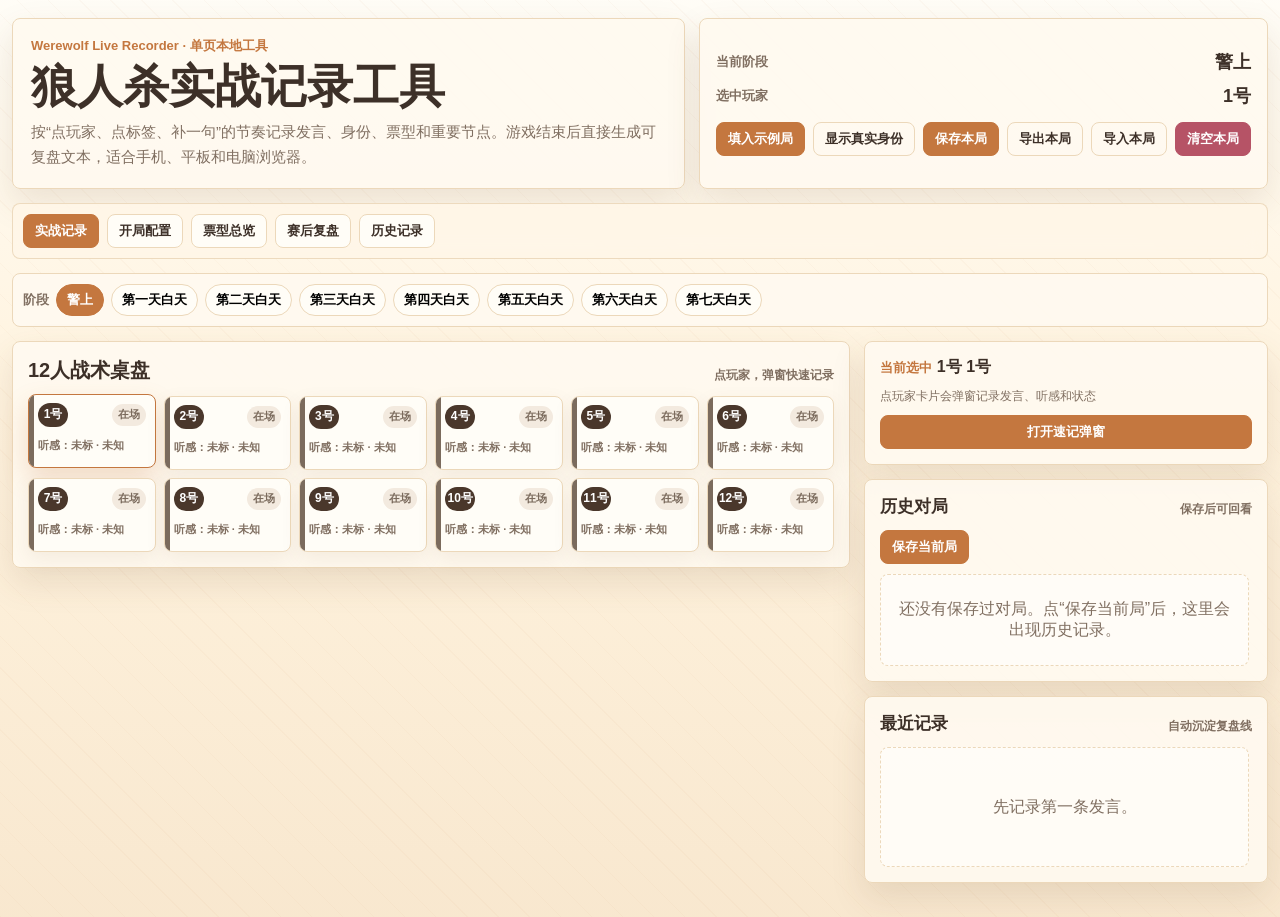
<file: werewolf/index.html>
<!doctype html>
<html lang="zh-CN">
<head>
  <meta charset="utf-8">
  <meta name="viewport" content="width=device-width, initial-scale=1">
  <title>狼人杀实战记录工具</title>
  <style>
    :root {
      color-scheme: light;
      --bg: #fff6e8;
      --panel: #fffaf0;
      --surface: #fffdf7;
      --ink: #3d3028;
      --muted: #806f61;
      --line: #ecd8ba;
      --blue: #c4773f;
      --blue-soft: #fff0d5;
      --wolf: #b65366;
      --wolf-soft: #fde4e9;
      --good: #5b8f7c;
      --good-soft: #e5f3ec;
      --god: #ad7c2f;
      --god-soft: #fff1c9;
      --civil: #7b6b5d;
      --civil-soft: #f3eadf;
      --danger: #a94755;
      --radius: 8px;
      --shadow: 0 14px 34px rgba(112, 79, 47, 0.13);
    }

    * {
      box-sizing: border-box;
    }

    body {
      margin: 0;
      min-height: 100vh;
      background:
        repeating-linear-gradient(45deg, rgba(196, 119, 63, 0.035) 0 1px, transparent 1px 22px),
        linear-gradient(180deg, rgba(255, 253, 247, 0.96) 0%, rgba(255, 243, 222, 0.96) 44%, rgba(248, 231, 206, 0.96) 100%),
        var(--bg);
      color: var(--ink);
      font-family: "PingFang SC", "Microsoft YaHei", "Noto Sans SC", Arial, sans-serif;
      letter-spacing: 0;
    }

    button,
    input,
    select,
    textarea {
      font: inherit;
    }

    button {
      cursor: pointer;
    }

    .app {
      width: min(1380px, calc(100% - 24px));
      margin: 0 auto;
      padding: 18px 0 34px;
    }

    .hero {
      display: grid;
      grid-template-columns: minmax(0, 1fr) auto;
      gap: 14px;
      align-items: stretch;
      margin-bottom: 14px;
    }

    .hero-main,
    .hero-side,
    .panel {
      background: rgba(255, 250, 240, 0.92);
      border: 1px solid var(--line);
      border-radius: var(--radius);
      box-shadow: var(--shadow);
    }

    .hero-main {
      padding: 18px;
    }

    .eyebrow {
      margin: 0 0 7px;
      color: var(--blue);
      font-size: 13px;
      font-weight: 900;
    }

    h1 {
      margin: 0;
      font-size: clamp(28px, 4vw, 46px);
      line-height: 1.05;
      letter-spacing: 0;
    }

    .subtitle {
      width: min(760px, 100%);
      margin: 10px 0 0;
      color: var(--muted);
      font-size: 15px;
      line-height: 1.65;
    }

    .hero-side {
      min-width: 300px;
      padding: 16px;
      display: grid;
      gap: 10px;
      align-content: center;
    }

    .status-line {
      display: flex;
      justify-content: space-between;
      align-items: center;
      gap: 12px;
      color: var(--muted);
      font-size: 13px;
      font-weight: 800;
    }

    .status-line strong {
      color: var(--ink);
      font-size: 18px;
    }

    .top-actions {
      display: flex;
      flex-wrap: wrap;
      gap: 8px;
      margin-top: 4px;
    }

    .btn,
    .chip,
    .tab {
      min-height: 34px;
      border: 1px solid var(--line);
      border-radius: var(--radius);
      background: var(--surface);
      color: var(--ink);
      padding: 7px 11px;
      font-weight: 900;
      font-size: 13px;
      transition: transform 0.16s ease, border-color 0.16s ease, background 0.16s ease;
    }

    .btn:hover,
    .chip:hover,
    .tab:hover {
      transform: translateY(-1px);
      border-color: var(--blue);
    }

    .btn:disabled,
    .chip:disabled,
    select:disabled {
      cursor: not-allowed;
      opacity: 0.55;
      transform: none;
    }

    .btn.primary,
    .tab.is-active {
      background: var(--blue);
      color: #fff;
      border-color: var(--blue);
    }

    .btn.danger {
      background: var(--wolf);
      color: #fff;
      border-color: var(--wolf);
    }

    .btn.ghost {
      background: transparent;
    }

    .tabs {
      position: sticky;
      top: 0;
      z-index: 20;
      display: flex;
      gap: 8px;
      flex-wrap: wrap;
      align-items: center;
      margin-bottom: 14px;
      padding: 10px;
      border: 1px solid rgba(236, 216, 186, 0.9);
      border-radius: var(--radius);
      background: rgba(255, 246, 232, 0.88);
      backdrop-filter: blur(10px);
    }

    .phase-strip {
      display: flex;
      flex-wrap: wrap;
      gap: 7px;
      align-items: center;
      padding: 10px;
      margin-bottom: 14px;
      background: rgba(255, 250, 240, 0.92);
      border: 1px solid var(--line);
      border-radius: var(--radius);
    }

    .phase-strip label {
      color: var(--muted);
      font-size: 13px;
      font-weight: 900;
    }

    .phase-chip {
      min-height: 32px;
      padding: 6px 10px;
      border-radius: 999px;
      border: 1px solid var(--line);
      background: var(--surface);
      font-size: 13px;
      font-weight: 900;
    }

    .phase-chip.is-active {
      color: #fff;
      background: var(--blue);
      border-color: var(--blue);
    }

    .view {
      display: none;
    }

    .view.is-active {
      display: block;
    }

    .main-grid {
      display: grid;
      grid-template-columns: minmax(0, 1.35fr) minmax(330px, 0.65fr);
      gap: 14px;
      align-items: start;
    }

    .panel {
      padding: 15px;
    }

    .panel-head {
      display: flex;
      justify-content: space-between;
      align-items: end;
      gap: 12px;
      margin-bottom: 12px;
    }

    .panel-head h2,
    .panel-head h3 {
      margin: 0;
      letter-spacing: 0;
    }

    .panel-head h2 {
      font-size: 20px;
    }

    .panel-head h3 {
      font-size: 17px;
    }

    .panel-head p {
      margin: 0;
      color: var(--muted);
      font-size: 12px;
      font-weight: 800;
      text-align: right;
    }

    .board {
      display: grid;
      grid-template-columns: repeat(6, minmax(0, 1fr));
      gap: 8px;
    }

    .player-card {
      position: relative;
      min-height: 74px;
      overflow: hidden;
      padding: 8px 9px;
      display: grid;
      grid-template-rows: auto 1fr;
      gap: 6px;
      background: var(--surface);
      border: 1px solid var(--line);
      border-radius: var(--radius);
      box-shadow: 0 7px 20px rgba(112, 79, 47, 0.08);
    }

    .player-card::before {
      content: "";
      position: absolute;
      inset: 0 auto 0 0;
      width: 5px;
      background: var(--civil);
    }

    .player-card[data-read="偏好"]::before,
    .player-card[data-read="铁好"]::before {
      background: var(--good);
    }

    .player-card[data-read="偏狼"]::before,
    .player-card[data-read="铁狼"]::before {
      background: var(--wolf);
    }

    .player-card.is-selected {
      border-color: var(--blue);
      box-shadow: 0 12px 26px rgba(196, 119, 63, 0.22);
      transform: translateY(-2px);
    }

    .player-card.is-out {
      opacity: 0.62;
    }

    .player-top {
      display: flex;
      align-items: center;
      justify-content: space-between;
      gap: 6px;
    }

    .seat {
      display: inline-flex;
      min-width: 30px;
      height: 24px;
      align-items: center;
      justify-content: center;
      color: #fff;
      background: #4a372b;
      border-radius: 999px;
      font-size: 12px;
      font-weight: 900;
    }

    .mini-status {
      min-height: 22px;
      display: inline-flex;
      align-items: center;
      padding: 2px 6px;
      border-radius: 999px;
      background: var(--civil-soft);
      color: var(--civil);
      font-size: 11px;
      font-weight: 900;
      white-space: nowrap;
    }

    .mini-status.wolf {
      color: var(--wolf);
      background: var(--wolf-soft);
    }

    .mini-status.good {
      color: var(--good);
      background: var(--good-soft);
    }

    .mini-status.dead {
      color: var(--danger);
      background: #fde9df;
    }

    .player-name {
      min-width: 0;
    }

    .player-name h3 {
      margin: 0;
      font-size: 21px;
      line-height: 1.1;
      letter-spacing: 0;
      overflow-wrap: anywhere;
    }

    .roles {
      display: grid;
      align-content: center;
      gap: 2px;
      color: var(--muted);
      font-size: 11px;
      font-weight: 800;
      line-height: 1.35;
    }

    .latest {
      display: flex;
      flex-wrap: wrap;
      align-content: start;
      gap: 5px;
      min-height: 36px;
    }

    .tag {
      min-height: 22px;
      display: inline-flex;
      align-items: center;
      max-width: 100%;
      padding: 3px 7px;
      border-radius: 999px;
      background: var(--civil-soft);
      color: #465164;
      font-size: 12px;
      font-weight: 900;
      white-space: nowrap;
      overflow: hidden;
      text-overflow: ellipsis;
    }

    .tag.hot {
      color: var(--wolf);
      background: var(--wolf-soft);
    }

    .tag.good {
      color: var(--good);
      background: var(--good-soft);
    }

    .tag.blue {
      color: var(--blue);
      background: var(--blue-soft);
    }

    .card-note {
      margin: 0;
      color: var(--muted);
      font-size: 12px;
      line-height: 1.45;
      overflow: hidden;
      display: -webkit-box;
      -webkit-line-clamp: 2;
      -webkit-box-orient: vertical;
    }

    .side-stack {
      display: grid;
      gap: 14px;
    }

    .field-grid {
      display: grid;
      grid-template-columns: repeat(2, minmax(0, 1fr));
      gap: 10px;
    }

    .field,
    .wide-field {
      display: grid;
      gap: 5px;
    }

    .wide-field {
      grid-column: 1 / -1;
    }

    label,
    .field span,
    .wide-field span {
      color: var(--muted);
      font-size: 12px;
      font-weight: 900;
    }

    input,
    select,
    textarea {
      width: 100%;
      border: 1px solid var(--line);
      border-radius: var(--radius);
      background: var(--surface);
      color: var(--ink);
      padding: 9px 10px;
      outline: none;
    }

    textarea {
      min-height: 74px;
      resize: vertical;
      line-height: 1.5;
    }

    input:focus,
    select:focus,
    textarea:focus {
      border-color: var(--blue);
      box-shadow: 0 0 0 3px rgba(196, 119, 63, 0.16);
    }

    .chips {
      display: flex;
      flex-wrap: wrap;
      gap: 7px;
    }

    .chip.is-selected {
      color: #fff;
      background: var(--blue);
      border-color: var(--blue);
    }

    .chip.hot {
      color: var(--wolf);
      background: var(--wolf-soft);
      border-color: #edc0c8;
    }

    .chip.good {
      color: var(--good);
      background: var(--good-soft);
      border-color: #bddccf;
    }

    .chip.summary-tag {
      display: inline-flex;
      align-items: center;
      gap: 5px;
    }

    .chip.summary-tag.is-selected {
      box-shadow: 0 0 0 2px rgba(196, 119, 63, 0.22);
    }

    .chip.summary-tag.is-selected::before {
      content: "✓";
      display: inline-grid;
      place-items: center;
      width: 16px;
      height: 16px;
      border-radius: 999px;
      background: var(--blue);
      color: #fff;
      font-size: 11px;
      line-height: 1;
    }

    .selected-player {
      display: flex;
      justify-content: space-between;
      align-items: center;
      gap: 10px;
      margin-bottom: 12px;
      padding: 10px;
      background: var(--blue-soft);
      border: 1px solid #edce9a;
      border-radius: var(--radius);
    }

    .selected-player strong {
      font-size: 20px;
    }

    body.modal-open {
      overflow: hidden;
    }

    .quick-modal {
      position: fixed;
      inset: 0;
      z-index: 60;
      display: none;
      place-items: center;
      padding: 18px;
      background: rgba(61, 48, 40, 0.34);
      backdrop-filter: blur(8px);
    }

    .quick-modal.is-open {
      display: grid;
    }

    .quick-modal-card {
      width: min(760px, calc(100vw - 24px));
      max-height: min(88vh, 860px);
      overflow: auto;
      padding: 15px;
      background: rgba(255, 250, 240, 0.98);
      border: 1px solid var(--line);
      border-radius: var(--radius);
      box-shadow: 0 22px 54px rgba(84, 54, 30, 0.28);
    }

    .quick-modal-head {
      position: sticky;
      top: -15px;
      z-index: 2;
      display: flex;
      justify-content: space-between;
      align-items: start;
      gap: 12px;
      margin: -15px -15px 12px;
      padding: 15px;
      background: rgba(255, 250, 240, 0.96);
      border-bottom: 1px solid var(--line);
      backdrop-filter: blur(10px);
    }

    .quick-modal-head h2 {
      margin: 0;
      font-size: 20px;
    }

    .quick-panel-entry {
      display: grid;
      gap: 10px;
    }

    .quick-actions,
    .status-actions {
      display: flex;
      flex-wrap: wrap;
      gap: 7px;
    }

    .player-note-list {
      display: grid;
      gap: 8px;
      max-height: 320px;
      overflow: auto;
      padding-right: 3px;
    }

    .player-note-item {
      padding: 10px;
      background: var(--surface);
      border: 1px solid var(--line);
      border-radius: var(--radius);
    }

    .player-note-meta {
      display: flex;
      flex-wrap: wrap;
      align-items: center;
      gap: 6px;
      margin-bottom: 7px;
      color: var(--muted);
      font-size: 12px;
      font-weight: 900;
    }

    .inline-tools {
      margin-left: auto;
      display: inline-flex;
      gap: 5px;
      align-items: center;
    }

    .inline-tools .btn {
      min-height: 24px;
      padding: 3px 7px;
      font-size: 11px;
    }

    .player-note-item p {
      margin: 0;
      color: var(--ink);
      font-size: 13px;
      line-height: 1.55;
    }

    .phase-note-section {
      display: grid;
      gap: 7px;
      padding: 9px;
      background: rgba(255, 255, 255, 0.62);
      border: 1px solid var(--line);
      border-radius: var(--radius);
    }

    .phase-note-section h4 {
      margin: 0;
      color: var(--blue);
      font-size: 14px;
      letter-spacing: 0;
    }

    .board-config {
      margin: 12px 0;
      padding: 12px;
      background: var(--surface);
      border: 1px solid var(--line);
      border-radius: var(--radius);
    }

    .board-config-head {
      display: flex;
      align-items: end;
      justify-content: space-between;
      gap: 12px;
      margin-bottom: 10px;
    }

    .board-config-head h3 {
      margin: 0;
      font-size: 16px;
    }

    .board-config-head p {
      margin: 0;
      color: var(--muted);
      font-size: 12px;
      font-weight: 900;
      text-align: right;
    }

    .board-preset-list {
      margin: 0 0 12px;
    }

    .role-config-list {
      display: grid;
      grid-template-columns: repeat(4, minmax(0, 1fr));
      gap: 10px;
    }

    .faction-card {
      display: grid;
      gap: 8px;
      align-content: start;
      min-height: 150px;
      padding: 10px;
      background: #fff8ed;
      border: 1px solid var(--line);
      border-radius: var(--radius);
    }

    .faction-card[data-faction="wolf"] {
      background: var(--wolf-soft);
      border-color: #edc0c8;
    }

    .faction-card[data-faction="god"] {
      background: var(--god-soft);
      border-color: #e0c07b;
    }

    .faction-card[data-faction="civil"] {
      background: var(--civil-soft);
      border-color: #ded0bd;
    }

    .faction-card[data-faction="third"] {
      background: var(--blue-soft);
      border-color: #edce9a;
    }

    .faction-head {
      display: flex;
      align-items: center;
      justify-content: space-between;
      gap: 8px;
      font-size: 13px;
      font-weight: 900;
    }

    .faction-head strong {
      font-size: 16px;
    }

    .faction-total {
      display: inline-flex;
      align-items: center;
      min-height: 24px;
      padding: 3px 8px;
      border-radius: 999px;
      background: rgba(255, 255, 255, 0.72);
      color: var(--ink);
      white-space: nowrap;
    }

    .role-config-row {
      display: grid;
      grid-template-columns: minmax(0, 1fr) 72px 38px;
      gap: 8px;
      align-items: center;
    }

    .role-config-row .btn {
      min-height: 38px;
      padding: 7px 8px;
    }

    .table-map {
      position: relative;
      min-height: 520px;
      margin-top: 12px;
      background:
        linear-gradient(90deg, rgba(196, 119, 63, 0.06), transparent 35%, rgba(91, 143, 124, 0.06)),
        var(--surface);
      border: 1px solid var(--line);
      border-radius: var(--radius);
      overflow: hidden;
    }

    .table-center {
      position: absolute;
      inset: 32% 28%;
      display: grid;
      place-items: center;
      text-align: center;
      color: var(--muted);
      font-weight: 900;
      border: 2px solid var(--line);
      border-radius: 18px;
      background: rgba(255, 250, 240, 0.92);
    }

    .table-seat {
      position: absolute;
      width: min(210px, 26%);
      min-width: 132px;
      display: grid;
      grid-template-columns: 46px minmax(0, 1fr);
      gap: 7px;
      align-items: center;
      padding: 8px;
      background: rgba(255, 253, 247, 0.94);
      border: 1px solid var(--line);
      border-radius: var(--radius);
      box-shadow: 0 7px 18px rgba(112, 79, 47, 0.09);
      transform: translate(-50%, -50%);
    }

    .table-seat input {
      min-width: 0;
      padding: 8px 9px;
    }

    .vote-layout {
      display: grid;
      grid-template-columns: minmax(0, 0.78fr) minmax(0, 1.22fr);
      gap: 14px;
      align-items: start;
    }

    .voter-grid {
      display: grid;
      grid-template-columns: repeat(4, minmax(0, 1fr));
      gap: 8px;
      margin-top: 10px;
    }

    .voter {
      display: flex;
      align-items: center;
      gap: 6px;
      min-height: 38px;
      padding: 7px;
      background: var(--surface);
      border: 1px solid var(--line);
      border-radius: var(--radius);
      font-size: 13px;
      font-weight: 900;
    }

    .history {
      display: grid;
      gap: 10px;
    }

    .history-card {
      background: var(--surface);
      border: 1px solid var(--line);
      border-radius: var(--radius);
      padding: 11px;
    }

    .history-card h3 {
      margin: 0 0 7px;
      font-size: 15px;
    }

    .history-card p {
      margin: 0;
      color: var(--muted);
      font-size: 13px;
      line-height: 1.55;
    }

    .history-grid {
      display: grid;
      grid-template-columns: minmax(0, 0.72fr) minmax(0, 1.28fr);
      gap: 14px;
    }

    .saved-game-list {
      display: grid;
      gap: 9px;
      max-height: 520px;
      overflow: auto;
      padding-right: 3px;
    }

    .saved-game-card {
      min-height: 78px;
      position: relative;
      display: grid;
      border: 1px solid var(--line);
      border-radius: var(--radius);
      background: var(--surface);
      color: var(--ink);
      box-shadow: 0 7px 18px rgba(112, 79, 47, 0.07);
      overflow: hidden;
    }

    .saved-game-card:hover,
    .saved-game-card.is-selected {
      border-color: var(--accent);
      background: #fff6e4;
    }

    .saved-game-main {
      width: 100%;
      min-height: 76px;
      display: grid;
      gap: 5px;
      text-align: left;
      padding: 11px 58px 11px 11px;
      border: 0;
      background: transparent;
      color: inherit;
      cursor: pointer;
    }

    .saved-game-card strong {
      font-size: 14px;
      line-height: 1.35;
    }

    .saved-game-card span,
    .saved-game-card p {
      margin: 0;
      color: var(--muted);
      font-size: 12px;
      line-height: 1.45;
    }

    .saved-game-delete {
      position: absolute;
      top: 9px;
      right: 9px;
      min-height: 30px;
      padding: 5px 9px;
      font-size: 12px;
    }

    .vote-bar {
      height: 12px;
      overflow: hidden;
      margin-top: 8px;
      background: #f0dfc5;
      border-radius: 999px;
    }

    .vote-fill {
      height: 100%;
      background: var(--wolf);
      border-radius: inherit;
    }

    .vote-phase-list {
      display: grid;
      gap: 11px;
    }

    .vote-group {
      display: grid;
      gap: 9px;
      padding: 11px;
      background: rgba(255, 255, 255, 0.62);
      border: 1px solid var(--line);
      border-radius: var(--radius);
    }

    .vote-group-head {
      display: flex;
      align-items: center;
      justify-content: space-between;
      gap: 10px;
    }

    .vote-group-head h3 {
      margin: 0;
      color: var(--blue);
      font-size: 16px;
    }

    .vote-count-pill {
      min-height: 24px;
      display: inline-flex;
      align-items: center;
      padding: 3px 8px;
      border-radius: 999px;
      background: var(--blue-soft);
      color: var(--blue);
      font-size: 12px;
      font-weight: 900;
      white-space: nowrap;
    }

    .timeline {
      display: grid;
      gap: 9px;
      max-height: 540px;
      overflow: auto;
      padding-right: 3px;
    }

    .timeline-item {
      display: grid;
      grid-template-columns: 84px 1fr;
      gap: 9px;
      padding: 10px;
      background: var(--surface);
      border: 1px solid var(--line);
      border-radius: var(--radius);
    }

    .timeline-item time {
      color: var(--muted);
      font-size: 12px;
      font-weight: 900;
    }

    .timeline-item p {
      margin: 0;
      color: var(--ink);
      font-size: 13px;
      line-height: 1.55;
    }

    .review-grid {
      display: grid;
      grid-template-columns: minmax(0, 0.9fr) minmax(0, 1.1fr);
      gap: 14px;
    }

    .review-output {
      min-height: 520px;
      font-family: "SFMono-Regular", Consolas, "Liberation Mono", monospace;
      font-size: 13px;
      white-space: pre-wrap;
    }

    .summary-list {
      display: grid;
      gap: 9px;
      max-height: 520px;
      overflow: auto;
    }

    .empty {
      min-height: 120px;
      display: grid;
      place-items: center;
      color: var(--muted);
      text-align: center;
      border: 1px dashed var(--line);
      border-radius: var(--radius);
      background: rgba(255, 255, 255, 0.5);
      padding: 16px;
    }

    .toast {
      position: fixed;
      right: 18px;
      bottom: 18px;
      z-index: 40;
      max-width: min(360px, calc(100% - 36px));
      padding: 10px 12px;
      border-radius: var(--radius);
      background: rgba(74, 55, 43, 0.94);
      color: #fff;
      font-size: 13px;
      font-weight: 900;
      box-shadow: 0 12px 32px rgba(84, 54, 30, 0.24);
      opacity: 0;
      pointer-events: none;
      transform: translateY(8px);
      transition: opacity 0.18s ease, transform 0.18s ease;
    }

    .toast.is-showing {
      opacity: 1;
      transform: translateY(0);
    }

    .mobile-dock {
      display: none;
    }

    @media (max-width: 1100px) {
      .hero,
      .main-grid,
      .vote-layout,
      .history-grid,
      .review-grid {
        grid-template-columns: 1fr;
      }

      .hero-side {
        min-width: 0;
      }
    }

    @media (max-width: 760px) {
      .app {
        width: min(100% - 16px, 1380px);
        padding-top: 8px;
        padding-bottom: 88px;
      }

      .tabs {
        position: static;
      }

      .hero-main,
      .hero-side,
      .panel {
        padding: 12px;
      }

      .board {
        grid-template-columns: repeat(4, minmax(0, 1fr));
        gap: 6px;
      }

      .player-card {
        min-height: 72px;
        padding: 7px;
      }

      .player-name h3 {
        font-size: 17px;
      }

      .roles,
      .card-note {
        font-size: 11px;
      }

      .role-config-list {
        grid-template-columns: 1fr;
      }

      .role-config-row {
        grid-template-columns: 1fr 86px 40px;
      }

      .table-map {
        min-height: 780px;
      }

      .table-center {
        inset: 42% 20%;
      }

      .table-seat {
        width: 44%;
        min-width: 0;
        grid-template-columns: 42px minmax(0, 1fr);
      }

      .field-grid,
      .voter-grid {
        grid-template-columns: 1fr;
      }

      .timeline-item {
        grid-template-columns: 1fr;
      }

      .mobile-dock {
        position: fixed;
        left: 8px;
        right: 8px;
        bottom: 8px;
        z-index: 30;
        display: grid;
        grid-template-columns: repeat(5, 1fr);
        gap: 7px;
        padding: 8px;
        background: rgba(74, 55, 43, 0.92);
        border-radius: var(--radius);
        box-shadow: 0 12px 32px rgba(84, 54, 30, 0.24);
      }

      .mobile-dock button {
        min-height: 42px;
        border: 0;
        border-radius: var(--radius);
        background: #fffaf0;
        color: var(--ink);
        font-size: 12px;
        font-weight: 900;
      }

      .toast {
        right: 10px;
        bottom: 70px;
      }
    }
  </style>
</head>
<body>
  <main class="app">
    <header class="hero">
      <section class="hero-main">
        <p class="eyebrow">Werewolf Live Recorder · 单页本地工具</p>
        <h1>狼人杀实战记录工具</h1>
        <p class="subtitle">按“点玩家、点标签、补一句”的节奏记录发言、身份、票型和重要节点。游戏结束后直接生成可复盘文本，适合手机、平板和电脑浏览器。</p>
      </section>
      <aside class="hero-side">
        <div class="status-line">
          <span>当前阶段</span>
          <strong id="currentPhaseLabel">警上</strong>
        </div>
        <div class="status-line">
          <span>选中玩家</span>
          <strong id="currentPlayerLabel">1号</strong>
        </div>
        <div class="top-actions">
          <button class="btn primary" type="button" id="fillExampleBtn">填入示例局</button>
          <button class="btn ghost" type="button" id="toggleRevealBtn">显示真实身份</button>
          <button class="btn primary" type="button" data-save-current>保存本局</button>
          <button class="btn ghost" type="button" id="exportGameBtn">导出本局</button>
          <button class="btn ghost" type="button" id="importGameBtn">导入本局</button>
          <input type="file" id="importGameInput" accept="application/json,.json" hidden>
          <button class="btn danger" type="button" id="resetBtn">清空本局</button>
        </div>
      </aside>
    </header>

    <nav class="tabs" aria-label="主要视图">
      <button class="tab is-active" type="button" data-view="record">实战记录</button>
      <button class="tab" type="button" data-view="setup">开局配置</button>
      <button class="tab" type="button" data-view="votes">票型总览</button>
      <button class="tab" type="button" data-view="review">赛后复盘</button>
      <button class="tab" type="button" data-view="history">历史记录</button>
    </nav>

    <section class="phase-strip" aria-label="阶段切换">
      <label>阶段</label>
      <button class="phase-chip is-active" type="button" data-phase="警上">警上</button>
      <button class="phase-chip" type="button" data-phase="第一天白天">第一天白天</button>
      <button class="phase-chip" type="button" data-phase="第二天白天">第二天白天</button>
      <button class="phase-chip" type="button" data-phase="第三天白天">第三天白天</button>
      <button class="phase-chip" type="button" data-phase="第四天白天">第四天白天</button>
      <button class="phase-chip" type="button" data-phase="第五天白天">第五天白天</button>
      <button class="phase-chip" type="button" data-phase="第六天白天">第六天白天</button>
      <button class="phase-chip" type="button" data-phase="第七天白天">第七天白天</button>
    </section>

    <section class="view is-active" id="view-record">
      <div class="main-grid">
        <section class="panel">
          <div class="panel-head">
            <div>
              <h2 id="boardTitle">12人战术桌盘</h2>
            </div>
            <p>点玩家，弹窗快速记录</p>
          </div>
          <div class="board" id="playerBoard"></div>
        </section>

        <aside class="side-stack">
          <section class="panel" id="quickPanel"></section>
          <section class="panel">
            <div class="panel-head">
              <div>
                <h3>历史对局</h3>
              </div>
              <p>保存后可回看</p>
            </div>
            <div class="quick-actions" style="margin-bottom:10px">
              <button class="btn primary" type="button" data-save-current>保存当前局</button>
            </div>
            <div class="saved-game-list" id="recentSavedGames"></div>
          </section>
          <section class="panel">
            <div class="panel-head">
              <h3>最近记录</h3>
              <p>自动沉淀复盘线</p>
            </div>
            <div class="timeline" id="miniTimeline"></div>
          </section>
        </aside>
      </div>
    </section>

    <section class="view" id="view-setup">
      <div class="main-grid">
        <section class="panel">
          <div class="panel-head">
            <div>
              <h2>开局配置</h2>
            </div>
            <p>人数、板子、桌位名字和规则说明</p>
          </div>
          <div class="field-grid" style="margin-bottom:12px">
            <label class="field">
              <span>人数</span>
              <select id="seatCountInput">
                <option value="11">11人</option>
                <option value="12">12人</option>
                <option value="13">13人</option>
                <option value="14">14人</option>
                <option value="15">15人</option>
              </select>
            </label>
            <label class="wide-field">
              <span>本局标题</span>
              <input id="gameTitleInput" placeholder="例如：周五线下12人机械狼局">
            </label>
            <label class="wide-field">
              <span>赛果</span>
              <input id="resultInput" placeholder="例如：狼人胜 / 好人胜 / 复盘中">
            </label>
          </div>
          <div class="board-config">
            <div class="board-config-head">
              <h3>板子配置</h3>
              <p id="roleConfigStatus">按阵营配置身份数量</p>
            </div>
            <div class="board-config-head">
              <h3>常用板子</h3>
              <p>来自附件规则，点一下自动填角色</p>
            </div>
            <div class="chips board-preset-list" id="boardPresetList"></div>
            <div class="role-config-list" id="roleConfigRows"></div>
            <div class="quick-actions" style="margin-top:10px">
              <button class="btn primary" type="button" data-add-faction="wolf">添加狼</button>
              <button class="btn primary" type="button" data-add-faction="god">添加神</button>
              <button class="btn primary" type="button" data-add-faction="civil">添加民</button>
              <button class="btn primary" type="button" data-add-faction="third">添加三方</button>
              <button class="btn ghost" type="button" id="fillCivilianBtn">补齐平民</button>
            </div>
          </div>
          <div class="panel-head" style="margin-top:12px">
            <div>
              <h3>桌位玩家名</h3>
            </div>
            <p>方桌视图，只填号码对应名字</p>
          </div>
          <div class="setup-table" id="setupRows"></div>
        </section>

        <aside class="side-stack">
          <section class="panel">
            <div class="panel-head">
              <h3>规则说明</h3>
            </div>
            <div class="history-card">
              <p><b>人数建议</b>：12/15人默认狼神民均分；13人默认加1个三方；14人默认加2个三方；11人默认狼4神4民3，可记录神民共用位或双刀规则。</p>
            </div>
            <div class="history-card" style="margin-top:10px">
              <label class="wide-field">
                <span>神职规则</span>
                <textarea id="godRuleInput" placeholder="例如：女巫首夜是否可自救、守卫是否可连续守、猎人开枪限制"></textarea>
              </label>
            </div>
            <div class="history-card" style="margin-top:10px">
              <label class="wide-field">
                <span>狼人规则</span>
                <textarea id="wolfRuleInput" placeholder="例如：狼王开枪、机械狼学习、是否允许自爆吞警徽/吞发言"></textarea>
              </label>
            </div>
            <div class="history-card" style="margin-top:10px">
              <label class="wide-field">
                <span>三方/特殊规则</span>
                <textarea id="thirdRuleInput" placeholder="例如：三方胜利条件、11人神民共用位、双刀规则、14人是否按双三方"></textarea>
              </label>
            </div>
          </section>
        </aside>
      </div>
    </section>

    <section class="view" id="view-votes">
      <div class="vote-layout">
        <section class="panel">
          <div class="panel-head">
            <div>
              <h2>票型总览</h2>
            </div>
            <p>先选阶段，再点投票人</p>
          </div>
          <div class="field-grid">
            <label class="field">
              <span>票型阶段</span>
              <select id="votePhaseInput"></select>
            </label>
            <label class="field">
              <span>轮次</span>
              <input id="voteRoundInput" placeholder="警徽票 / 放逐票 / PK票">
            </label>
            <label class="field">
              <span>被投目标</span>
              <select id="voteTargetInput"></select>
            </label>
          </div>
          <div class="quick-actions" style="margin-top:10px">
            <button class="btn ghost" type="button" id="clearVotersBtn">清空投票人</button>
            <button class="btn danger" type="button" id="clearVotesBtn">清空票型</button>
            <button class="btn primary" type="button" id="saveVoteBtn">保存票型</button>
          </div>
          <div class="voter-grid" id="voterGrid"></div>
        </section>

        <section class="panel">
          <div class="panel-head">
            <div>
              <h2>总览记录</h2>
            </div>
            <p>按警徽和每天白天分组</p>
          </div>
          <div class="vote-phase-list" id="voteOverview"></div>
        </section>
      </div>
    </section>

    <section class="view" id="view-review">
      <div class="review-grid">
        <section class="panel">
          <div class="panel-head">
            <div>
              <h2>玩家复盘摘要</h2>
            </div>
            <p>身份、听感、发言要点</p>
          </div>
          <div class="summary-list" id="playerSummary"></div>
        </section>

        <section class="panel">
          <div class="panel-head">
            <div>
              <h2>复盘文本</h2>
            </div>
            <p>可直接复制到群里</p>
          </div>
          <div class="quick-actions" style="margin-bottom:10px">
            <button class="btn primary" type="button" id="refreshReviewBtn">刷新复盘</button>
            <button class="btn primary" type="button" data-save-current>保存到历史</button>
            <button class="btn ghost" type="button" id="copyReviewBtn">复制复盘</button>
            <button class="btn ghost" type="button" id="selectReviewBtn">选中文本</button>
          </div>
          <textarea class="review-output" id="reviewOutput" readonly></textarea>
        </section>
      </div>
    </section>

    <section class="view" id="view-history">
      <div class="history-grid">
        <section class="panel">
          <div class="panel-head">
            <div>
              <h2>历史保存</h2>
            </div>
            <p>按日期、板子和局数命名</p>
          </div>
          <div class="quick-actions" style="margin-bottom:10px">
            <button class="btn primary" type="button" data-save-current>保存当前局</button>
          </div>
          <div class="saved-game-list" id="savedGameList"></div>
        </section>

        <section class="panel">
          <div class="panel-head">
            <div>
              <h2 id="savedGameDetailTitle">历史详情</h2>
            </div>
            <p id="savedGameDetailMeta">点击左侧记录查看</p>
          </div>
          <div class="quick-actions" style="margin-bottom:10px">
            <button class="btn ghost" type="button" id="copySavedGameBtn">复制详情</button>
            <button class="btn ghost" type="button" id="loadSavedGameBtn">载入为当前局</button>
            <button class="btn danger" type="button" id="deleteSavedGameBtn">删除记录</button>
          </div>
          <textarea class="review-output" id="savedGameDetailOutput" readonly></textarea>
        </section>
      </div>
    </section>
  </main>

  <div class="quick-modal" id="quickModal" aria-hidden="true">
    <section class="quick-modal-card" role="dialog" aria-modal="true" aria-labelledby="quickModalTitle">
      <div class="quick-modal-head">
        <div>
          <p class="eyebrow" style="margin:0 0 4px">玩家速记</p>
          <h2 id="quickModalTitle">快速记录</h2>
        </div>
        <button class="btn ghost" type="button" id="closeQuickModalBtn">关闭</button>
      </div>
      <div id="quickModalPanel"></div>
    </section>
  </div>

  <div class="toast" id="toast" role="status" aria-live="polite"></div>

  <nav class="mobile-dock" aria-label="手机快捷入口">
    <button type="button" data-mobile-view="record">记录</button>
    <button type="button" data-mobile-view="setup">配置</button>
    <button type="button" data-mobile-view="votes">票型</button>
    <button type="button" data-mobile-view="review">复盘</button>
    <button type="button" data-mobile-view="history">历史</button>
  </nav>

  <script>
    const STORAGE_KEY = "werewolf-live-recorder-v1";
    const SAVED_GAMES_KEY = "werewolf-live-recorder-saves-v1";

    const roles = [
      "未标", "好人", "民", "狼", "预言家", "女巫", "猎人", "守卫", "白痴", "骑士",
      "通灵师", "机械狼", "狼王", "狼美人", "石像鬼", "怪盗狼王", "摄梦人", "魔术师",
      "守墓人", "侦探", "警犬", "丘比特", "盗贼", "野孩子", "咒狐", "三方", "其他"
    ];

    const factionLabels = {
      wolf: "狼",
      god: "神",
      civil: "民",
      third: "三方/特殊"
    };

    const factionRoles = {
      wolf: ["狼", "机械狼", "狼王", "狼美人", "石像鬼", "怪盗狼王"],
      god: ["预言家", "女巫", "猎人", "守卫", "白痴", "骑士", "通灵师", "摄梦人", "魔术师", "守墓人", "侦探", "警犬"],
      civil: ["民"],
      third: ["三方", "丘比特", "盗贼", "野孩子", "咒狐", "其他"]
    };

    const roleConfigRoles = Object.values(factionRoles).flat();
    const allowedSeatCounts = [11, 12, 13, 14, 15];
    const reads = ["未知", "偏好", "偏狼", "铁好", "铁狼"];
    const summaryTags = ["身份高", "身份低", "信息位", "抗推位", "重点盯", "冲锋", "倒钩", "站错边", "盘得清", "可放", "双刀位", "MVP", "失误点"];
    const statuses = ["在场", "出局", "放逐", "刀死", "毒死", "枪带", "自爆"];
    const dayPhases = [
      "第一天白天", "第二天白天", "第三天白天", "第四天白天",
      "第五天白天", "第六天白天", "第七天白天"
    ];
    const phases = ["警上", ...dayPhases];
    const votePhases = ["警徽", ...dayPhases];

    const boardPresets = [
      {
        id: "seer-witch-hunter-idiot",
        name: "预女猎白",
        seatCount: 12,
        roleConfig: [
          { faction: "wolf", role: "狼", count: 4 },
          { faction: "god", role: "预言家", count: 1 },
          { faction: "god", role: "女巫", count: 1 },
          { faction: "god", role: "猎人", count: 1 },
          { faction: "god", role: "白痴", count: 1 },
          { faction: "civil", role: "民", count: 4 }
        ],
        ruleNotes: {
          god: "预言家验阵营；女巫一解一毒且通常不可自救；猎人非毒出局可开枪；白痴被放逐翻牌免死、失去投票权。",
          wolf: "4名普通狼人夜间共刀，白天可自爆，屠边规则。",
          third: ""
        }
      },
      {
        id: "wolf-king-guard",
        name: "狼王守卫",
        seatCount: 12,
        roleConfig: [
          { faction: "wolf", role: "狼王", count: 1 },
          { faction: "wolf", role: "狼", count: 3 },
          { faction: "god", role: "预言家", count: 1 },
          { faction: "god", role: "女巫", count: 1 },
          { faction: "god", role: "猎人", count: 1 },
          { faction: "god", role: "守卫", count: 1 },
          { faction: "civil", role: "民", count: 4 }
        ],
        ruleNotes: {
          god: "预言家、女巫、猎人、守卫标准技能；守卫不可连守，同守同救死亡。",
          wolf: "狼王白天放逐出局可开枪，夜间死亡不能发动；普通狼人共刀可自爆。",
          third: ""
        }
      },
      {
        id: "wolf-king-dreamer",
        name: "狼王摄梦",
        seatCount: 12,
        roleConfig: [
          { faction: "wolf", role: "狼王", count: 1 },
          { faction: "wolf", role: "狼", count: 3 },
          { faction: "god", role: "预言家", count: 1 },
          { faction: "god", role: "女巫", count: 1 },
          { faction: "god", role: "猎人", count: 1 },
          { faction: "god", role: "摄梦人", count: 1 },
          { faction: "civil", role: "民", count: 4 }
        ],
        ruleNotes: {
          god: "摄梦人每晚必须梦游1人，免疫狼刀和毒；连续两晚梦同一人则梦杀；摄梦人夜死时当晚梦游者同死。",
          wolf: "狼王白天放逐出局可开枪；普通狼人共刀可自爆。",
          third: ""
        }
      },
      {
        id: "wolf-beauty-guard",
        name: "狼美守卫",
        seatCount: 12,
        roleConfig: [
          { faction: "wolf", role: "狼美人", count: 1 },
          { faction: "wolf", role: "狼", count: 3 },
          { faction: "god", role: "预言家", count: 1 },
          { faction: "god", role: "女巫", count: 1 },
          { faction: "god", role: "猎人", count: 1 },
          { faction: "god", role: "守卫", count: 1 },
          { faction: "civil", role: "民", count: 4 }
        ],
        ruleNotes: {
          god: "预言家、女巫、猎人、守卫标准技能；殉情玩家无法发动自身技能。",
          wolf: "狼美人随狼队刀人后单独魅惑1人，不可连续两晚魅惑同一人；狼美人出局时昨夜被魅惑者殉情。",
          third: ""
        }
      },
      {
        id: "wolf-beauty-knight",
        name: "狼美骑士",
        seatCount: 12,
        roleConfig: [
          { faction: "wolf", role: "狼美人", count: 1 },
          { faction: "wolf", role: "狼", count: 3 },
          { faction: "god", role: "预言家", count: 1 },
          { faction: "god", role: "女巫", count: 1 },
          { faction: "god", role: "骑士", count: 1 },
          { faction: "god", role: "守卫", count: 1 },
          { faction: "civil", role: "民", count: 4 }
        ],
        ruleNotes: {
          god: "骑士在警徽落地后、警长归票前可决斗1人；决斗狼人则狼人出局，决斗好人则骑士出局。",
          wolf: "狼美人每晚魅惑1人，出局时带走昨夜魅惑对象；普通狼人共刀可自爆。",
          third: ""
        }
      },
      {
        id: "mechanical-psychic",
        name: "机械通灵",
        seatCount: 12,
        roleConfig: [
          { faction: "wolf", role: "机械狼", count: 1 },
          { faction: "wolf", role: "狼", count: 3 },
          { faction: "god", role: "通灵师", count: 1 },
          { faction: "god", role: "女巫", count: 1 },
          { faction: "god", role: "猎人", count: 1 },
          { faction: "god", role: "守卫", count: 1 },
          { faction: "civil", role: "民", count: 4 }
        ],
        ruleNotes: {
          god: "通灵师每晚查具体身份；女巫一解一毒不可自救；猎人非毒出局可开枪；守卫不可连守。",
          wolf: "机械狼不与小狼见面，仅1次学习1名玩家并获得技能；普通狼人全出局后机械狼解锁狼刀。",
          third: ""
        }
      },
      {
        id: "gargoyle-gravekeeper",
        name: "石像鬼守墓人",
        seatCount: 12,
        roleConfig: [
          { faction: "wolf", role: "石像鬼", count: 1 },
          { faction: "wolf", role: "狼", count: 3 },
          { faction: "god", role: "预言家", count: 1 },
          { faction: "god", role: "女巫", count: 1 },
          { faction: "god", role: "猎人", count: 1 },
          { faction: "god", role: "守墓人", count: 1 },
          { faction: "civil", role: "民", count: 4 }
        ],
        ruleNotes: {
          god: "守墓人第二夜起可得知上一个白天被放逐玩家阵营；预言家、女巫、猎人标准技能。",
          wolf: "石像鬼每晚查具体身份，不与小狼见面、不能自爆、不能参与刀人；小狼全出后获得刀人能力。",
          third: ""
        }
      },
      {
        id: "detective-rogue",
        name: "侦探怪盗",
        seatCount: 12,
        roleConfig: [
          { faction: "wolf", role: "怪盗狼王", count: 1 },
          { faction: "wolf", role: "狼", count: 3 },
          { faction: "god", role: "侦探", count: 1 },
          { faction: "god", role: "警犬", count: 1 },
          { faction: "god", role: "女巫", count: 1 },
          { faction: "god", role: "守卫", count: 1 },
          { faction: "civil", role: "民", count: 4 }
        ],
        ruleNotes: {
          god: "侦探白天可翻牌夺警并指定处决1人；侦探翻牌后警犬激活，错杀好人可咬人，处决狼人可查验。",
          wolf: "怪盗狼王有1次免死护盾，发动后免疫当晚至次日白天所有死亡；最后一狼不能发动，技能未用不能自爆。",
          third: ""
        }
      },
      {
        id: "cupid-thief",
        name: "丘比特盗贼",
        seatCount: 12,
        deckSize: 14,
        roleConfig: [
          { faction: "wolf", role: "狼王", count: 1 },
          { faction: "wolf", role: "狼", count: 2 },
          { faction: "god", role: "预言家", count: 1 },
          { faction: "god", role: "女巫", count: 1 },
          { faction: "god", role: "猎人", count: 1 },
          { faction: "god", role: "白痴", count: 1 },
          { faction: "civil", role: "民", count: 5 },
          { faction: "third", role: "丘比特", count: 1 },
          { faction: "third", role: "盗贼", count: 1 }
        ],
        ruleNotes: {
          god: "12人使用14张牌库；盗贼首夜二选一并埋1张牌，丘比特连2名情侣；猎人/狼王殉情不开技能。",
          wolf: "牌库中狼王1、普通狼人2；盗贼两张可选牌中有狼时必须选狼，保证场上固定3狼。",
          third: "人狼链时丘比特与情侣为第三方，需屠城获胜；好好链走好人，狼狼链走狼人。"
        }
      }
    ];

    const examplePlayers = [
      ["杨", "猎人", "猎人", "偏好"],
      ["太阳", "民", "女巫", "偏好"],
      ["小头", "未标", "民", "未知"],
      ["清醒", "民", "民", "偏好"],
      ["十叶", "预言家", "守卫", "偏好"],
      ["鸽子", "未标", "狼", "偏狼"],
      ["wha", "民", "通灵师", "偏好"],
      ["美女1", "未标", "狼", "偏狼"],
      ["美女2", "未标", "狼", "偏狼"],
      ["龙", "未标", "机械狼", "偏狼"],
      ["w", "预言家", "民", "未知"],
      ["美女3", "未标", "民", "未知"]
    ];

    let state = loadState();
    let savedGames = loadSavedGames();
    let selectedSavedGameId = savedGames[0]?.id || "";
    let selectedVoters = new Set();
    let quickModalOpen = false;

    function createPlayers(count = 12) {
      return Array.from({ length: count }, (_, index) => ({
        seat: index + 1,
        name: `${index + 1}号`,
        claimRole: "未标",
        trueRole: "未标",
        read: "未知",
        finalTags: [],
        status: "在场",
        phaseStatuses: {},
        sheriff: false
      }));
    }

    function defaultRoleConfig(count = 12) {
      const map = {
        11: [
          ["wolf", "狼", 4], ["god", "预言家", 1], ["god", "女巫", 1], ["god", "猎人", 1], ["god", "守卫", 1], ["civil", "民", 3]
        ],
        12: [
          ["wolf", "狼", 4], ["god", "预言家", 1], ["god", "女巫", 1], ["god", "猎人", 1], ["god", "守卫", 1], ["civil", "民", 4]
        ],
        13: [
          ["wolf", "狼", 4], ["god", "预言家", 1], ["god", "女巫", 1], ["god", "猎人", 1], ["god", "守卫", 1], ["civil", "民", 4], ["third", "三方", 1]
        ],
        14: [
          ["wolf", "狼", 4], ["god", "预言家", 1], ["god", "女巫", 1], ["god", "猎人", 1], ["god", "守卫", 1], ["civil", "民", 4], ["third", "三方", 2]
        ],
        15: [
          ["wolf", "狼", 5], ["god", "预言家", 1], ["god", "女巫", 1], ["god", "猎人", 1], ["god", "守卫", 1], ["god", "白痴", 1], ["civil", "民", 5]
        ]
      };
      return (map[count] || map[12]).map(([faction, role, countValue]) => ({ faction, role, count: countValue }));
    }

    function defaultState() {
      return {
        title: "新狼人杀对局",
        result: "",
        seatCount: 12,
        preset: "12-standard",
        roleConfig: defaultRoleConfig(12),
        ruleNotes: {
          god: "",
          wolf: "",
          third: ""
        },
        phase: "警上",
        selectedSeat: 1,
        revealRoles: false,
        pendingTags: [],
        players: createPlayers(12),
        notes: [],
        votes: [],
        events: []
      };
    }

    function loadState() {
      try {
        const raw = localStorage.getItem(STORAGE_KEY);
        if (!raw) return defaultState();
        const parsed = JSON.parse(raw);
        return normalizeGameState(parsed);
      } catch (error) {
        return defaultState();
      }
    }

    function normalizeGameState(input) {
      const parsed = input && typeof input === "object" ? input : {};
      const base = defaultState();
      const seatCount = normalizeSeatCount(parsed.seatCount || base.seatCount);
      const gameState = {
        ...base,
        ...parsed,
        seatCount,
        phase: normalizePhase(parsed.phase || base.phase),
        roleConfig: normalizeRoleConfig(parsed.roleConfig, seatCount),
        ruleNotes: {
          ...base.ruleNotes,
          ...(parsed.ruleNotes || {})
        },
        players: normalizePlayers(parsed.players || base.players, seatCount),
        notes: normalizeNotes(parsed.notes || []),
        votes: normalizeVotes(parsed.votes || []),
        events: normalizeEvents(parsed.events || []),
        pendingTags: Array.isArray(parsed.pendingTags) ? parsed.pendingTags : []
      };
      gameState.selectedSeat = Math.min(Math.max(Number(gameState.selectedSeat) || 1, 1), seatCount);
      return gameState;
    }

    function loadSavedGames() {
      try {
        const raw = localStorage.getItem(SAVED_GAMES_KEY);
        const parsed = JSON.parse(raw || "[]");
        if (!Array.isArray(parsed)) return [];
        return parsed
          .map(normalizeSavedGame)
          .filter(Boolean)
          .sort((a, b) => new Date(b.savedAt) - new Date(a.savedAt));
      } catch (error) {
        return [];
      }
    }

    function normalizeSavedGame(record) {
      if (!record || typeof record !== "object" || !record.state) return null;
      const savedAt = record.savedAt || new Date().toISOString();
      const snapshot = normalizeGameState(record.state);
      const boardName = compactText(record.boardName, boardNameForState(snapshot));
      const dateKey = record.dateKey || dateKeyFromTimestamp(savedAt);
      const order = Math.max(1, Number(record.order) || 1);
      return {
        id: String(record.id || `${savedAt}-${Math.random().toString(36).slice(2, 8)}`),
        name: compactText(record.name, savedRecordName(dateKey, boardName, order)),
        dateKey,
        boardName,
        order,
        savedAt,
        state: snapshot
      };
    }

    function normalizeSeatCount(count) {
      const parsed = Number(count);
      return allowedSeatCounts.includes(parsed) ? parsed : 12;
    }

    function normalizePhase(phase) {
      if (phases.includes(phase)) return phase;
      if (phase === "白天" || phase === "投票" || phase === "终局") return "第一天白天";
      if (String(phase || "").includes("晚")) return "第一天白天";
      return "警上";
    }

    function roleFaction(role) {
      return Object.entries(factionRoles).find(([, roleList]) => roleList.includes(role))?.[0] || "third";
    }

    function normalizeVotePhase(phase) {
      if (votePhases.includes(phase)) return phase;
      if (phase === "警上") return "警徽";
      const text = String(phase || "");
      const matchedDay = dayPhases.find((item) => text.includes(item));
      if (matchedDay) return matchedDay;
      if (text.includes("白天") || phase === "投票" || phase === "终局") return "第一天白天";
      if (text.includes("晚")) return "第一天白天";
      return "警徽";
    }

    function normalizeVotes(votes) {
      if (!Array.isArray(votes)) return [];
      return votes.map((vote) => ({
        ...vote,
        phase: normalizeVotePhase(vote.phase),
        target: vote.target ? Number(vote.target) : "",
        voters: Array.isArray(vote.voters) ? vote.voters.map(Number).filter(Boolean) : []
      }));
    }

    function normalizeNotes(notes) {
      if (!Array.isArray(notes)) return [];
      return notes.map((note) => ({
        ...note,
        phase: normalizePhase(note.phase)
      }));
    }

    function normalizeEvents(events) {
      if (!Array.isArray(events)) return [];
      return events.map((event) => ({
        ...event,
        phase: votePhases.includes(event.phase) ? event.phase : normalizePhase(event.phase)
      }));
    }

    function normalizeRoleConfig(roleConfig, seatCount) {
      if (!Array.isArray(roleConfig) || roleConfig.length === 0) return defaultRoleConfig(seatCount);
      return roleConfig
        .map((item) => {
          const safeRole = roleConfigRoles.includes(item.role) ? item.role : "民";
          const safeFaction = factionRoles[item.faction]?.includes(safeRole) ? item.faction : roleFaction(safeRole);
          return {
            faction: safeFaction,
            role: safeRole,
            count: Math.max(0, Number(item.count) || 0)
          };
        })
        .filter((item) => item.count > 0 || item.role);
    }

    function statusValue(status) {
      return statuses.includes(status) ? status : "在场";
    }

    function normalizePhaseStatuses(phaseStatuses) {
      if (!phaseStatuses || typeof phaseStatuses !== "object") return {};
      return Object.entries(phaseStatuses).reduce((result, [phase, status]) => {
        const safePhase = normalizePhase(phase);
        const safeStatus = statusValue(status);
        if (isOutStatus(safeStatus)) result[safePhase] = safeStatus;
        return result;
      }, {});
    }

    function normalizePlayers(players, count) {
      const bySeat = new Map(players.map((player) => [player.seat, player]));
      return Array.from({ length: count }, (_, index) => {
        const seat = index + 1;
        const existing = bySeat.get(seat) || {};
        const phaseStatuses = normalizePhaseStatuses(existing.phaseStatuses);
        const legacyStatus = statusValue(existing.status);
        return {
          seat,
          name: `${seat}号`,
          claimRole: "未标",
          trueRole: "未标",
          read: "未知",
          finalTags: [],
          status: "在场",
          phaseStatuses: {},
          sheriff: false,
          ...existing,
          status: latestStatusFromPhaseStatuses(phaseStatuses) || (isOutStatus(legacyStatus) ? legacyStatus : "在场"),
          phaseStatuses,
          finalTags: Array.isArray(existing.finalTags) ? existing.finalTags : []
        };
      });
    }

    function saveState() {
      localStorage.setItem(STORAGE_KEY, JSON.stringify(state));
    }

    function saveSavedGames() {
      localStorage.setItem(SAVED_GAMES_KEY, JSON.stringify(savedGames));
    }

    function playersFor(gameState = state) {
      return (gameState.players || []).slice(0, normalizeSeatCount(gameState.seatCount));
    }

    function activePlayers() {
      return playersFor(state);
    }

    function playerBySeat(seat) {
      return playerBySeatIn(state, seat);
    }

    function playerBySeatIn(gameState, seat) {
      return (gameState.players || []).find((player) => player.seat === Number(seat));
    }

    function playerLabel(seat) {
      return playerLabelIn(state, seat);
    }

    function playerLabelIn(gameState, seat) {
      const player = playerBySeatIn(gameState, seat);
      if (!player) return "未选";
      const name = String(player.name || "").trim();
      if (!name || name === `${player.seat}号`) return `${player.seat}号`;
      return `${player.seat}号 ${name}`;
    }

    function escapeHtml(value) {
      return String(value || "")
        .replaceAll("&", "&amp;")
        .replaceAll("<", "&lt;")
        .replaceAll(">", "&gt;")
        .replaceAll('"', "&quot;");
    }

    function formatTime(ts) {
      const date = new Date(ts);
      return `${String(date.getHours()).padStart(2, "0")}:${String(date.getMinutes()).padStart(2, "0")}`;
    }

    function compactText(value, fallback = "暂无") {
      const text = String(value || "").trim();
      return text || fallback;
    }

    function cloneGameState(gameState = state) {
      return normalizeGameState(JSON.parse(JSON.stringify({
        ...gameState,
        pendingTags: []
      })));
    }

    function dateKeyFromTimestamp(ts) {
      const date = new Date(ts);
      const year = date.getFullYear();
      const month = String(date.getMonth() + 1).padStart(2, "0");
      const day = String(date.getDate()).padStart(2, "0");
      return `${year}-${month}-${day}`;
    }

    function formatDateTime(ts) {
      const date = new Date(ts);
      return `${dateKeyFromTimestamp(ts)} ${String(date.getHours()).padStart(2, "0")}:${String(date.getMinutes()).padStart(2, "0")}`;
    }

    function chineseNumber(value) {
      const map = ["零", "一", "二", "三", "四", "五", "六", "七", "八", "九", "十"];
      const number = Number(value) || 1;
      if (number <= 10) return map[number];
      if (number < 20) return `十${map[number - 10]}`;
      return String(number);
    }

    function boardNameForState(gameState = state) {
      const preset = boardPresetById(gameState.preset);
      if (preset?.name) return preset.name;
      const title = compactText(gameState.title, "");
      if (title && title !== "新狼人杀对局") return title;
      return `${normalizeSeatCount(gameState.seatCount)}人自定义板子`;
    }

    function savedRecordName(dateKey, boardName, order) {
      return `${dateKey} ${boardName} 第${chineseNumber(order)}局`;
    }

    function nextSavedOrder(dateKey, boardName) {
      return savedGames.filter((record) => record.dateKey === dateKey && record.boardName === boardName).length + 1;
    }

    let toastTimer = null;

    function showToast(message) {
      const toast = document.querySelector("#toast");
      if (!toast) return;
      toast.textContent = message;
      toast.classList.add("is-showing");
      clearTimeout(toastTimer);
      toastTimer = setTimeout(() => toast.classList.remove("is-showing"), 1800);
    }

    function downloadText(filename, text, type = "application/json") {
      const blob = new Blob([text], { type });
      const url = URL.createObjectURL(blob);
      const link = document.createElement("a");
      link.href = url;
      link.download = filename;
      document.body.appendChild(link);
      link.click();
      link.remove();
      URL.revokeObjectURL(url);
    }

    function exportGame() {
      const safeTitle = compactText(state.title, "werewolf-game").replace(/[\\/:*?"<>|\s]+/g, "-");
      const payload = {
        version: 1,
        exportedAt: new Date().toISOString(),
        state
      };
      downloadText(`${safeTitle}.json`, JSON.stringify(payload, null, 2));
      showToast("本局数据已导出");
    }

    function importGameFile(file) {
      if (!file) return;
      const reader = new FileReader();
      reader.addEventListener("load", () => {
        try {
          const payload = JSON.parse(String(reader.result || "{}"));
          const importedState = payload.state || payload;
          state = normalizeGameState({ ...importedState, pendingTags: [] });
          selectedVoters = new Set();
          quickModalOpen = false;
          saveState();
          renderAll();
          showToast("本局数据已导入");
        } catch (error) {
          showToast("导入失败：JSON格式不对");
        }
      });
      reader.readAsText(file);
    }

    function saveCurrentGameToHistory() {
      const savedAt = new Date().toISOString();
      const dateKey = dateKeyFromTimestamp(savedAt);
      const boardName = boardNameForState(state);
      const order = nextSavedOrder(dateKey, boardName);
      const record = {
        id: `${Date.now()}-${Math.random().toString(36).slice(2, 8)}`,
        name: savedRecordName(dateKey, boardName, order),
        dateKey,
        boardName,
        order,
        savedAt,
        state: cloneGameState(state)
      };
      savedGames = [record, ...savedGames];
      selectedSavedGameId = record.id;
      saveSavedGames();
      renderSavedGames();
      showToast(`已保存：${record.name}`);
    }

    function selectedSavedGame() {
      if (!savedGames.length) return null;
      return savedGames.find((record) => record.id === selectedSavedGameId) || savedGames[0];
    }

    function openSavedGame(recordId) {
      selectedSavedGameId = recordId;
      setView("history");
      renderSavedGames();
    }

    function loadSelectedSavedGame() {
      const record = selectedSavedGame();
      if (!record) {
        showToast("还没有历史记录");
        return;
      }
      if (!confirm(`载入“${record.name}”为当前局吗？当前未保存的修改会被覆盖。`)) return;
      state = cloneGameState(record.state);
      selectedVoters = new Set();
      quickModalOpen = false;
      saveState();
      renderAll();
      setView("record");
      showToast("历史局已载入");
    }

    function deleteSelectedSavedGame() {
      const record = selectedSavedGame();
      if (!record) {
        showToast("还没有历史记录");
        return;
      }
      deleteSavedGame(record.id);
    }

    function deleteSavedGame(recordId) {
      const record = savedGames.find((item) => item.id === recordId);
      if (!record) {
        showToast("这条历史记录不存在");
        return;
      }
      if (!confirm(`删除历史记录“${record.name}”吗？`)) return;
      savedGames = savedGames.filter((item) => item.id !== record.id);
      if (selectedSavedGameId === record.id) selectedSavedGameId = savedGames[0]?.id || "";
      saveSavedGames();
      renderSavedGames();
      showToast("历史记录已删除");
    }

    async function copySavedGameText() {
      const output = document.querySelector("#savedGameDetailOutput");
      if (!output || !output.value.trim()) {
        showToast("先选择一条历史记录");
        return;
      }
      try {
        await navigator.clipboard.writeText(output.value);
        showToast("历史详情已复制");
      } catch (error) {
        output.focus();
        output.select();
        document.execCommand("copy");
        showToast("历史详情已选中并复制");
      }
    }

    async function copyReviewText() {
      const output = document.querySelector("#reviewOutput");
      if (!output) return;
      renderReview();
      try {
        await navigator.clipboard.writeText(output.value);
        showToast("复盘文本已复制");
      } catch (error) {
        output.focus();
        output.select();
        document.execCommand("copy");
        showToast("复盘文本已选中并复制");
      }
    }

    function setView(view) {
      closeQuickModal(false);
      document.querySelectorAll(".tab").forEach((tab) => {
        tab.classList.toggle("is-active", tab.dataset.view === view);
      });
      document.querySelectorAll(".view").forEach((section) => {
        section.classList.toggle("is-active", section.id === `view-${view}`);
      });
      if (view === "votes") {
        renderVoteControls();
        renderVoteOverview();
      }
      if (view === "review") renderReview();
      if (view === "history") renderSavedGames();
    }

    function setPhase(phase) {
      state.phase = normalizePhase(phase);
      document.querySelectorAll(".phase-chip").forEach((chip) => {
        chip.classList.toggle("is-active", chip.dataset.phase === state.phase);
      });
      saveState();
      renderAll();
    }

    function latestNotesFor(seat, count = 3) {
      return state.notes
        .filter((note) => note.seat === seat && shouldShowPlayerNote(note))
        .slice(-count)
        .reverse();
    }

    function openQuickModal(seat) {
      state.selectedSeat = Number(seat);
      state.pendingTags = [];
      quickModalOpen = true;
      saveState();
      renderAll();
    }

    function isOutStatus(status) {
      return ["出局", "放逐", "刀死", "毒死", "枪带", "自爆"].includes(status);
    }

    function phaseIndex(phase) {
      return phases.indexOf(normalizePhase(phase));
    }

    function phaseStatusRecordFor(player, phase = state.phase) {
      const currentIndex = phaseIndex(phase);
      const entries = phaseStatusEntries(player)
        .filter(([entryPhase]) => phaseIndex(entryPhase) <= currentIndex);
      return entries.length ? entries[entries.length - 1] : null;
    }

    function latestStatusFromPhaseStatuses(phaseStatuses) {
      const normalized = normalizePhaseStatuses(phaseStatuses);
      const entries = phases
        .map((phase) => [phase, normalized[phase]])
        .filter(([, status]) => isOutStatus(status));
      return entries.length ? entries[entries.length - 1][1] : "";
    }

    function phaseStatusFor(player, phase = state.phase) {
      const record = phaseStatusRecordFor(player, phase);
      if (record) return record[1];
      const normalized = normalizePhaseStatuses(player?.phaseStatuses);
      if (Object.keys(normalized).length) return "在场";
      const fallback = statusValue(player?.status);
      return isOutStatus(fallback) ? fallback : "在场";
    }

    function lockedStatusInfo(player, phase = state.phase) {
      return phaseStatusRecordFor(player, phase);
    }

    function phaseStatusEntries(player) {
      const phaseStatuses = normalizePhaseStatuses(player?.phaseStatuses);
      return phases
        .map((phase) => [phase, phaseStatuses[phase]])
        .filter(([, status]) => status);
    }

    function phaseStatusSummary(player) {
      const entries = phaseStatusEntries(player);
      return entries.length
        ? entries.map(([phase, status]) => `${phase}${status}`).join(" / ")
        : "未记录";
    }

    function closeQuickModal(shouldRender = true) {
      quickModalOpen = false;
      document.body.classList.remove("modal-open");
      document.querySelector("#quickModal")?.classList.remove("is-open");
      document.querySelector("#quickModal")?.setAttribute("aria-hidden", "true");
      const panel = document.querySelector("#quickModalPanel");
      if (panel) panel.innerHTML = "";
      if (shouldRender) renderQuickModal();
    }

    function renderBoard() {
      const board = document.querySelector("#playerBoard");
      board.innerHTML = activePlayers().map((player) => {
        const currentStatus = phaseStatusFor(player);
        const listenLine = state.revealRoles
          ? `听感：${player.claimRole} · ${player.read} / 真：${player.trueRole}`
          : `听感：${player.claimRole} · ${player.read}`;
        const statusClass = isOutStatus(currentStatus) ? "dead" : readClass(player.read);
        return `
          <article class="player-card ${player.seat === state.selectedSeat ? "is-selected" : ""} ${statusClass === "dead" ? "is-out" : ""}"
            data-seat="${player.seat}" data-read="${escapeHtml(player.read)}" aria-label="${escapeHtml(playerLabel(player.seat))}">
            <div class="player-top">
              <span class="seat">${player.seat}号</span>
              <span class="mini-status ${statusClass}">${player.sheriff ? "警长 · " : ""}${escapeHtml(currentStatus)}</span>
            </div>
            <div class="roles">
              <span>${escapeHtml(listenLine)}</span>
            </div>
          </article>
        `;
      }).join("");

      board.querySelectorAll(".player-card").forEach((card) => {
        card.addEventListener("click", () => {
          openQuickModal(card.dataset.seat);
        });
      });
    }

    function readClass(read) {
      if (read === "偏狼" || read === "铁狼") return "wolf";
      if (read === "偏好" || read === "铁好") return "good";
      return "";
    }

    function tagClass(tag) {
      if (["发查杀", "打某人", "像狼", "冲票", "自爆", "认狼", "聊爆", "冲锋", "站错边", "重点盯", "双刀位", "失误点"].includes(tag)) return "hot";
      if (["发金水", "保某人", "像好人", "银水", "守护", "身份坐实", "盘得清", "可放", "MVP"].includes(tag)) return "good";
      if (["跳预", "警徽流", "MVP", "胜负手"].includes(tag)) return "blue";
      return "";
    }

    function renderQuickPanel() {
      const panel = document.querySelector("#quickPanel");
      const player = playerBySeat(state.selectedSeat);
      if (!player) {
        panel.innerHTML = `<div class="empty">先点一个玩家，再开始记录。</div>`;
        return;
      }

      const notes = latestNotesFor(player.seat, 1);
      panel.innerHTML = `
        <div class="quick-panel-entry">
          <div>
            <span class="eyebrow" style="margin:0">当前选中</span>
            <strong>${player.seat}号 ${escapeHtml(player.name)}</strong>
          </div>
          <p class="card-note">${escapeHtml(compactText(notes[0]?.text || notes[0]?.summary || "", "点玩家卡片会弹窗记录发言、听感和状态"))}</p>
          <button class="btn primary" type="button" id="openQuickModalBtn">打开速记弹窗</button>
        </div>
      `;

      panel.querySelector("#openQuickModalBtn").addEventListener("click", () => openQuickModal(player.seat));
    }

    function quickRecordHtml(player) {
      const currentStatus = phaseStatusFor(player);
      const statusLock = lockedStatusInfo(player);
      const isStatusLocked = Boolean(statusLock);
      const statusLockedText = statusLock
        ? `${statusLock[0]}${statusLock[1]}后，后续阶段不可修改状态`
        : "";
      return `
        <div class="selected-player">
          <div>
            <span class="eyebrow" style="margin:0">快速记录</span>
            <strong>${player.seat}号 ${escapeHtml(player.name)}</strong>
          </div>
        </div>

        <div class="field-grid">
          <label class="field">
            <span>听感身份</span>
            <select id="quickClaimRole">${roleOptions(player.claimRole)}</select>
          </label>
          <label class="field">
            <span>真实身份</span>
            <select id="quickTrueRole">${roleOptions(player.trueRole)}</select>
          </label>
          <label class="field">
            <span>${escapeHtml(state.phase)}状态</span>
            <select id="quickStatus" ${isStatusLocked ? "disabled" : ""}>${statuses.map((status) => `<option ${status === currentStatus ? "selected" : ""}>${status}</option>`).join("")}</select>
          </label>
        </div>

        <p class="card-note" style="margin-top:8px">阶段状态：${escapeHtml(phaseStatusSummary(player))}</p>
        ${isStatusLocked ? `<p class="card-note" style="margin-top:6px">${escapeHtml(statusLockedText)}</p>` : ""}

        <div style="margin-top:12px">
          <label>听感 / 标签</label>
          <div class="quick-actions" style="margin-top:7px">
            ${reads.map((read) => `<button class="chip ${read === player.read ? "is-selected" : ""}" type="button" data-read="${read}">${read}</button>`).join("")}
          </div>
          <div class="chips" style="margin-top:7px">
            ${summaryTags.map((tag) => `<button class="chip summary-tag ${player.finalTags?.includes(tag) ? "is-selected" : ""} ${tagClass(tag)}" type="button" data-final-tag="${tag}" aria-pressed="${player.finalTags?.includes(tag) ? "true" : "false"}">${tag}</button>`).join("")}
          </div>
        </div>

        <label class="wide-field" style="margin-top:12px">
          <span>补一句发言要点</span>
          <textarea id="quickNoteText" placeholder="例如：给6金水，压7号后置位，语气强势"></textarea>
        </label>

        <div class="status-actions" style="margin-top:10px">
          <button class="btn primary" type="button" id="saveNoteBtn">保存本句</button>
          <button class="btn ghost" type="button" id="sheriffBtn">${player.sheriff ? "取消警长" : "设为警长"}</button>
          <button class="btn danger" type="button" id="markOutBtn" ${isStatusLocked ? "disabled" : ""}>标记出局</button>
        </div>

        <div style="margin-top:12px">
          <label>快捷事件</label>
          <div class="quick-actions" style="margin-top:7px">
            ${["放逐", "刀死", "毒死", "枪带", "自爆", "在场"].map((status) => `<button class="btn ${status === "在场" ? "ghost" : "danger"}" type="button" data-status-shortcut="${status}" ${isStatusLocked ? "disabled" : ""}>${status}</button>`).join("")}
          </div>
        </div>

        <div style="margin-top:14px">
          <div class="panel-head" style="margin-bottom:8px">
            <div><h3>${player.seat}号分阶段速记</h3></div>
            <p>只看警上和白天</p>
          </div>
          <div class="player-note-list">${playerNotesHtml(player.seat)}</div>
        </div>
      `;
    }

    function bindQuickRecordEvents(panel, player) {
      panel.querySelector("#quickClaimRole").addEventListener("change", (event) => updatePlayer(player.seat, { claimRole: event.target.value }));
      panel.querySelector("#quickTrueRole").addEventListener("change", (event) => updatePlayer(player.seat, { trueRole: event.target.value }));
      panel.querySelector("#quickStatus").addEventListener("change", (event) => updatePlayerStatus(player.seat, event.target.value));
      panel.querySelectorAll("[data-read]").forEach((button) => {
        button.addEventListener("click", () => updatePlayer(player.seat, { read: button.dataset.read }));
      });
      panel.querySelectorAll("[data-final-tag]").forEach((button) => {
        button.addEventListener("click", () => toggleFinalTag(player.seat, button.dataset.finalTag));
      });
      panel.querySelectorAll("[data-status-shortcut]").forEach((button) => {
        button.addEventListener("click", () => updatePlayerStatus(player.seat, button.dataset.statusShortcut));
      });
      panel.querySelectorAll("[data-edit-note]").forEach((button) => {
        button.addEventListener("click", () => editNote(Number(button.dataset.editNote)));
      });
      panel.querySelectorAll("[data-delete-note]").forEach((button) => {
        button.addEventListener("click", () => deleteNote(Number(button.dataset.deleteNote)));
      });
      panel.querySelector("#saveNoteBtn").addEventListener("click", () => saveQuickNote(panel));
      panel.querySelector("#sheriffBtn").addEventListener("click", () => toggleSheriff(player.seat));
      panel.querySelector("#markOutBtn").addEventListener("click", () => updatePlayerStatus(player.seat, "出局"));
    }

    function renderQuickModal() {
      const modal = document.querySelector("#quickModal");
      const panel = document.querySelector("#quickModalPanel");
      const title = document.querySelector("#quickModalTitle");
      const player = playerBySeat(state.selectedSeat);
      if (!modal || !panel || !title) return;

      if (!quickModalOpen || !player) {
        modal.classList.remove("is-open");
        modal.setAttribute("aria-hidden", "true");
        document.body.classList.remove("modal-open");
        panel.innerHTML = "";
        return;
      }

      title.textContent = `${player.seat}号 ${player.name}`;
      panel.innerHTML = quickRecordHtml(player);
      bindQuickRecordEvents(panel, player);
      modal.classList.add("is-open");
      modal.setAttribute("aria-hidden", "false");
      document.body.classList.add("modal-open");
    }

    function playerNotesHtml(seat) {
      const visiblePhases = playerNotePhases();
      const notesByPhase = visiblePhases.map((phase) => ({
        phase,
        notes: state.notes
          .filter((note) => note.seat === seat && note.phase === phase)
          .slice()
          .sort((a, b) => a.ts - b.ts)
      })).filter((group) => group.notes.length);

      if (!notesByPhase.length) {
        return `<div class="empty">还没有这个玩家的警上/白天速记。点标签或补一句后，会按阶段显示在这里。</div>`;
      }

      return notesByPhase.map((group) => {
        const body = group.notes.map((note) => {
              const tags = (note.tags || []).map((tag) => `<span class="tag ${tagClass(tag)}">${escapeHtml(tag)}</span>`).join("");
              const text = note.text || note.summary.replace(`${playerLabel(seat)}：`, "");
              return `
                <article class="player-note-item">
                  <div class="player-note-meta">
                    <span>${formatTime(note.ts)}</span>
                    ${tags}
                    <span class="inline-tools">
                      <button class="btn ghost" type="button" data-edit-note="${note.id}">编辑</button>
                      <button class="btn danger" type="button" data-delete-note="${note.id}">删</button>
                    </span>
                  </div>
                  <p>${escapeHtml(compactText(text, "无补充文字"))}</p>
                </article>
              `;
            }).join("");
        return `
          <section class="phase-note-section">
            <h4>${escapeHtml(group.phase)}</h4>
            ${body}
          </section>
        `;
      }).join("");
    }

    function rebuildNoteSummary(note) {
      const tagText = note.tags?.length ? note.tags.join("、") : "发言";
      const targetText = note.target ? ` → ${playerLabel(note.target)}` : "";
      return `${playerLabel(note.seat)}：${tagText}${targetText}${note.text ? `；${note.text}` : ""}`;
    }

    function editNote(noteId) {
      const note = state.notes.find((item) => item.id === noteId);
      if (!note) return;
      const previousSummary = note.summary;
      const nextText = prompt("编辑这条速记", note.text || note.summary.replace(`${playerLabel(note.seat)}：`, ""));
      if (nextText === null) return;
      note.text = nextText.trim();
      note.summary = rebuildNoteSummary(note);
      const event = state.events.find((item) => item.noteId === note.id)
        || state.events.find((item) => item.type === "发言" && item.ts === note.ts)
        || state.events.find((item) => item.type === "发言" && item.text === previousSummary);
      if (event) event.text = note.summary;
      saveState();
      renderAll();
      showToast("速记已更新");
    }

    function deleteNote(noteId) {
      const note = state.notes.find((item) => item.id === noteId);
      if (!note || !confirm("删除这条速记吗？")) return;
      state.notes = state.notes.filter((item) => item.id !== noteId);
      state.events = state.events.filter((event) => event.noteId !== noteId && !(event.type === "发言" && event.ts === note.ts));
      saveState();
      renderAll();
      showToast("速记已删除");
    }

    function playerNotePhases() {
      return phases.filter((phase) => phase === "警上" || phase.includes("白天"));
    }

    function shouldShowPlayerNote(note) {
      return note.phase === "警上" || String(note.phase || "").includes("白天");
    }

    function roleOptions(selected) {
      return roles.map((role) => `<option ${role === selected ? "selected" : ""}>${role}</option>`).join("");
    }

    function updatePlayer(seat, patch) {
      const player = playerBySeat(seat);
      Object.assign(player, patch);
      saveState();
      renderAll();
      showToast("玩家信息已更新");
    }

    function updatePlayerStatus(seat, status) {
      const player = playerBySeat(seat);
      player.phaseStatuses = normalizePhaseStatuses(player.phaseStatuses);
      const statusLock = lockedStatusInfo(player);
      if (statusLock) {
        showToast(`${playerLabel(seat)} 已在${statusLock[0]}${statusLock[1]}，后续阶段不可改状态`);
        renderQuickModal();
        return;
      }
      const safeStatus = statusValue(status);
      if (safeStatus === "在场") {
        delete player.phaseStatuses[state.phase];
        player.status = latestStatusFromPhaseStatuses(player.phaseStatuses) || "在场";
        saveState();
        renderAll();
        showToast(`${playerLabel(seat)} 保持在场`);
        return;
      }
      player.phaseStatuses[state.phase] = safeStatus;
      player.status = latestStatusFromPhaseStatuses(player.phaseStatuses) || safeStatus;
      addEvent({
        type: "状态",
        actor: seat,
        target: "",
        text: `${playerLabel(seat)} 在${state.phase}标记为 ${safeStatus}`,
        silent: true
      });
      saveState();
      renderAll();
      showToast(`${playerLabel(seat)} ${state.phase}已标记为 ${safeStatus}`);
    }

    function toggleFinalTag(seat, tag) {
      const player = playerBySeat(seat);
      if (!player) return;
      player.finalTags = Array.isArray(player.finalTags) ? player.finalTags : [];
      if (player.finalTags.includes(tag)) {
        player.finalTags = player.finalTags.filter((item) => item !== tag);
      } else {
        player.finalTags.push(tag);
      }
      saveState();
      renderAll();
    }

    function saveQuickNote(root = document) {
      const player = playerBySeat(state.selectedSeat);
      const text = root.querySelector("#quickNoteText")?.value.trim() || "";
      if (!player || !text) return;

      const noteId = Date.now();
      const eventId = noteId + 1;
      const tagText = "发言";
      const summary = `${playerLabel(player.seat)}：${tagText}；${text}`;
      state.notes.push({
        id: noteId,
        eventId,
        ts: noteId,
        phase: state.phase,
        seat: player.seat,
        target: "",
        tags: [],
        text,
        summary
      });
      state.events.push({
        id: eventId,
        noteId,
        ts: noteId,
        phase: state.phase,
        type: "发言",
        actor: player.seat,
        target: "",
        text: summary
      });
      state.pendingTags = [];
      saveState();
      renderAll();
      showToast("速记已保存");
    }

    function toggleSheriff(seat) {
      const player = playerBySeat(seat);
      const willBeSheriff = !player.sheriff;
      state.players.forEach((item) => { item.sheriff = false; });
      player.sheriff = willBeSheriff;
      if (willBeSheriff) {
        addEvent({
          type: "警长",
          actor: seat,
          target: "",
          text: `${playerLabel(seat)} 当选警长`,
          silent: true
        });
      }
      saveState();
      renderAll();
      showToast(willBeSheriff ? `${playerLabel(seat)} 已设为警长` : "已取消警长");
    }

    function addEvent({ type, actor, target, text, silent = false }) {
      const finalText = text || buildEventText(type, actor, target);
      state.events.push({
        id: Date.now() + Math.floor(Math.random() * 1000),
        ts: Date.now(),
        phase: state.phase,
        type,
        actor: actor ? Number(actor) : "",
        target: target ? Number(target) : "",
        text: finalText
      });
      if (!silent) {
        saveState();
        renderAll();
      }
    }

    function buildEventText(type, actor, target) {
      const actorText = actor ? playerLabel(actor) : "本局";
      const targetText = target ? playerLabel(target) : "";
      if (targetText) return `${actorText} ${type} ${targetText}`;
      return `${actorText}：${type}`;
    }

    function renderSetup() {
      document.querySelector("#seatCountInput").value = state.seatCount;
      document.querySelector("#gameTitleInput").value = state.title;
      document.querySelector("#resultInput").value = state.result;
      document.querySelector("#godRuleInput").value = state.ruleNotes.god || "";
      document.querySelector("#wolfRuleInput").value = state.ruleNotes.wolf || "";
      document.querySelector("#thirdRuleInput").value = state.ruleNotes.third || "";
      renderBoardPresets();
      renderRoleConfig();

      const rows = document.querySelector("#setupRows");
      rows.innerHTML = `
        <div class="table-map">
          <div class="table-center">
            <div>
              <strong>${state.seatCount}人方桌</strong><br>
              <span>只填名字，不分配身份</span>
            </div>
          </div>
          ${activePlayers().map((player, index) => {
            const position = tableSeatPosition(index, state.seatCount);
            return `
              <div class="table-seat" data-seat="${player.seat}" style="left:${position.left}%;top:${position.top}%">
                <span class="seat">${player.seat}号</span>
                <input data-field="name" value="${escapeHtml(player.name)}" placeholder="${player.seat}号玩家名">
              </div>
            `;
          }).join("")}
        </div>
      `;

      rows.querySelectorAll("input").forEach((input) => {
        input.addEventListener("change", () => {
          const row = input.closest(".table-seat");
          updatePlayer(Number(row.dataset.seat), { [input.dataset.field]: input.value });
        });
      });
    }

    function tableSeatPosition(index, count) {
      const topCount = Math.ceil(count / 4);
      const rightCount = Math.ceil((count - topCount) / 3);
      const bottomCount = Math.ceil((count - topCount - rightCount) / 2);
      const leftCount = count - topCount - rightCount - bottomCount;

      if (index < topCount) {
        return spreadPosition(index, topCount, 18, 82, 10, "top");
      }
      if (index < topCount + rightCount) {
        return spreadPosition(index - topCount, rightCount, 22, 78, 88, "right");
      }
      if (index < topCount + rightCount + bottomCount) {
        return spreadPosition(index - topCount - rightCount, bottomCount, 82, 18, 90, "bottom");
      }
      return spreadPosition(index - topCount - rightCount - bottomCount, leftCount, 78, 22, 12, "left");
    }

    function spreadPosition(index, count, start, end, fixed, side) {
      const ratio = count <= 1 ? 0.5 : index / (count - 1);
      const moving = start + (end - start) * ratio;
      if (side === "top" || side === "bottom") return { left: moving, top: fixed };
      return { left: fixed, top: moving };
    }

    function boardPresetById(id) {
      return boardPresets.find((preset) => preset.id === id);
    }

    function renderBoardPresets() {
      const list = document.querySelector("#boardPresetList");
      if (!list) return;
      list.innerHTML = boardPresets.map((preset) => {
        const countText = preset.deckSize && preset.deckSize !== preset.seatCount
          ? `${preset.seatCount}人/${preset.deckSize}张`
          : `${preset.seatCount}人`;
        const summary = preset.roleConfig.map((item) => `${item.role}${item.count}`).join("、");
        return `<button class="chip ${state.preset === preset.id ? "is-selected" : ""}" type="button" data-board-preset="${preset.id}" title="${escapeHtml(summary)}">${escapeHtml(preset.name)} · ${countText}</button>`;
      }).join("");

      list.querySelectorAll("[data-board-preset]").forEach((button) => {
        button.addEventListener("click", () => applyBoardPreset(button.dataset.boardPreset));
      });
    }

    function applyBoardPreset(id) {
      const preset = boardPresetById(id);
      if (!preset) return;
      state.preset = preset.id;
      state.seatCount = preset.seatCount;
      state.players = normalizePlayers(state.players, preset.seatCount);
      state.selectedSeat = Math.min(state.selectedSeat, preset.seatCount);
      state.roleConfig = preset.roleConfig.map((item) => ({ ...item }));
      state.ruleNotes = {
        god: preset.ruleNotes?.god || "",
        wolf: preset.ruleNotes?.wolf || "",
        third: preset.ruleNotes?.third || ""
      };
      state.title = preset.name;
      saveState();
      renderAll();
      showToast(`已套用${preset.name}`);
    }

    function renderRoleConfig() {
      const list = document.querySelector("#roleConfigRows");
      const total = roleConfigTotal();
      const preset = boardPresetById(state.preset);
      const targetTotal = preset?.deckSize || state.seatCount;
      const diff = targetTotal - total;
      const targetText = preset?.deckSize && preset.deckSize !== state.seatCount
        ? `${targetTotal}张牌 / ${state.seatCount}人`
        : `${targetTotal}/${state.seatCount}`;
      const status = diff === 0
        ? (preset?.deckSize && preset.deckSize !== state.seatCount ? `牌库已配满 ${targetText}` : `已配满 ${total}/${state.seatCount}`)
        : diff > 0
          ? `还差 ${diff} 个身份（${total}/${targetTotal}）`
          : `超出 ${Math.abs(diff)} 个身份（${total}/${targetTotal}）`;

      document.querySelector("#roleConfigStatus").textContent = status;
      document.querySelector("#roleConfigStatus").style.color = diff === 0 ? "var(--good)" : "var(--danger)";
      list.innerHTML = Object.entries(factionLabels).map(([faction, label]) => {
        const items = state.roleConfig
          .map((item, index) => ({ ...item, index }))
          .filter((item) => item.faction === faction);
        return `
          <section class="faction-card" data-faction="${faction}">
            <div class="faction-head">
              <strong>${label}</strong>
              <span class="faction-total">${factionTotal(faction)}人</span>
            </div>
            ${items.length ? items.map((item) => `
              <div class="role-config-row" data-index="${item.index}">
                <select data-role-index="${item.index}">
                  ${factionRoles[faction].map((role) => `<option ${role === item.role ? "selected" : ""}>${role}</option>`).join("")}
                </select>
                <input type="number" min="0" max="15" value="${item.count}" data-count-index="${item.index}" aria-label="${escapeHtml(item.role)}数量">
                <button class="btn ghost" type="button" data-remove-role="${item.index}">删</button>
              </div>
            `).join("") : "<div class=\"empty\" style=\"min-height:76px\">未配置</div>"}
          </section>
        `;
      }).join("");

      list.querySelectorAll("[data-role-index]").forEach((select) => {
        select.addEventListener("change", () => {
          const index = Number(select.dataset.roleIndex);
          state.preset = "custom";
          state.roleConfig[index].role = select.value;
          state.roleConfig[index].faction = roleFaction(select.value);
          saveState();
          renderAll();
        });
      });
      list.querySelectorAll("[data-count-index]").forEach((input) => {
        input.addEventListener("change", () => {
          state.preset = "custom";
          state.roleConfig[Number(input.dataset.countIndex)].count = Math.max(0, Number(input.value) || 0);
          state.roleConfig = normalizeRoleConfig(state.roleConfig, state.seatCount);
          saveState();
          renderAll();
        });
      });
      list.querySelectorAll("[data-remove-role]").forEach((button) => {
        button.addEventListener("click", () => {
          state.preset = "custom";
          state.roleConfig.splice(Number(button.dataset.removeRole), 1);
          if (!state.roleConfig.length) state.roleConfig.push({ faction: "civil", role: "民", count: state.seatCount });
          saveState();
          renderAll();
        });
      });
    }

    function roleConfigTotal() {
      return state.roleConfig.reduce((sum, item) => sum + (Number(item.count) || 0), 0);
    }

    function factionTotal(faction) {
      return state.roleConfig
        .filter((item) => item.faction === faction)
        .reduce((sum, item) => sum + (Number(item.count) || 0), 0);
    }

    function fillCivilianSlots() {
      state.preset = "custom";
      const totalWithoutCivilian = state.roleConfig
        .filter((item) => item.faction !== "civil")
        .reduce((sum, item) => sum + (Number(item.count) || 0), 0);
      const civilianCount = Math.max(0, state.seatCount - totalWithoutCivilian);
      const civilian = state.roleConfig.find((item) => item.faction === "civil" && item.role === "民");
      if (civilian) civilian.count = civilianCount;
      else state.roleConfig.push({ faction: "civil", role: "民", count: civilianCount });
      state.roleConfig = normalizeRoleConfig(state.roleConfig, state.seatCount);
      saveState();
      renderAll();
    }

    function boardConfigSummary(gameState = state) {
      const groups = (gameState.roleConfig || [])
        .filter((item) => Number(item.count) > 0)
        .reduce((groups, item) => {
          const label = factionLabels[item.faction] || "其他";
          groups[label] = groups[label] || [];
          groups[label].push(`${item.role}${item.count}`);
          return groups;
        }, {});
      const text = Object.entries(groups)
        .map(([faction, items]) => `${faction}：${items.join("、")}`)
        .join("；");
      return text || "未配置";
    }

    function defaultVotePhase() {
      if (state.phase === "警上") return "警徽";
      if (dayPhases.includes(state.phase)) return state.phase;
      return "警徽";
    }

    function voteRoundPlaceholder(phase) {
      return phase === "警徽" ? "警徽票 / 放逐票 / PK票" : `${phase}放逐票 / PK票`;
    }

    function renderVoteControls() {
      const phaseInput = document.querySelector("#votePhaseInput");
      const targetInput = document.querySelector("#voteTargetInput");
      const roundInput = document.querySelector("#voteRoundInput");
      const voterGrid = document.querySelector("#voterGrid");
      if (!phaseInput || !targetInput || !roundInput || !voterGrid) return;

      const previousPhase = votePhases.includes(phaseInput.value) ? phaseInput.value : defaultVotePhase();
      const previousTarget = targetInput.value;
      phaseInput.innerHTML = votePhases.map((phase) => `<option ${phase === previousPhase ? "selected" : ""}>${phase}</option>`).join("");
      roundInput.placeholder = voteRoundPlaceholder(phaseInput.value || previousPhase);
      targetInput.innerHTML = `<option value="">请选择</option>${activePlayers().map((player) => `<option value="${player.seat}">${player.seat}号 ${escapeHtml(player.name)}</option>`).join("")}`;
      if (activePlayers().some((player) => String(player.seat) === previousTarget)) targetInput.value = previousTarget;

      voterGrid.innerHTML = activePlayers().map((player) => `
        <label class="voter">
          <input type="checkbox" value="${player.seat}" ${selectedVoters.has(player.seat) ? "checked" : ""}>
          <span>${player.seat}号 ${escapeHtml(player.name)}</span>
        </label>
      `).join("");

      voterGrid.querySelectorAll("input").forEach((checkbox) => {
        checkbox.addEventListener("change", () => {
          const seat = Number(checkbox.value);
          if (checkbox.checked) selectedVoters.add(seat);
          else selectedVoters.delete(seat);
        });
      });
    }

    function saveVote() {
      const phase = normalizeVotePhase(document.querySelector("#votePhaseInput")?.value || defaultVotePhase());
      const round = compactText(document.querySelector("#voteRoundInput")?.value, phase === "警徽" ? "警徽票" : `${phase}票型`);
      const target = document.querySelector("#voteTargetInput")?.value;
      if (!target || selectedVoters.size === 0) return;

      const voteId = Date.now();
      const eventId = voteId + 1;
      const voters = [...selectedVoters].sort((a, b) => a - b);
      const vote = {
        id: voteId,
        eventId,
        ts: voteId,
        phase,
        round,
        target: Number(target),
        voters
      };
      state.votes.push(vote);
      state.events.push({
        id: eventId,
        voteId,
        ts: voteId,
        phase,
        type: "票型",
        actor: "",
        target: Number(target),
        text: `${round}：${voters.map(playerLabel).join("、")} 投给 ${playerLabel(target)}`
      });
      selectedVoters = new Set();
      const roundInput = document.querySelector("#voteRoundInput");
      if (roundInput) roundInput.value = "";
      saveState();
      renderAll();
      showToast("票型已保存");
    }

    function deleteVote(voteId) {
      const vote = state.votes.find((item) => item.id === voteId);
      if (!vote || !confirm("删除这条票型吗？")) return;
      state.votes = state.votes.filter((item) => item.id !== voteId);
      state.events = state.events.filter((event) => event.voteId !== voteId && !(event.type === "票型" && event.ts === vote.ts));
      saveState();
      renderAll();
      showToast("票型已删除");
    }

    function clearVotes() {
      if (!state.votes.length) {
        showToast("当前没有票型记录");
        return;
      }
      if (!confirm("清空所有票型记录吗？")) return;
      const voteIds = new Set(state.votes.map((vote) => vote.id));
      const voteTimes = new Set(state.votes.map((vote) => vote.ts));
      state.votes = [];
      state.events = state.events.filter((event) => {
        if (event.voteId && voteIds.has(event.voteId)) return false;
        return !(event.type === "票型" && voteTimes.has(event.ts));
      });
      selectedVoters = new Set();
      saveState();
      renderAll();
      showToast("票型已清空");
    }

    function votesGroupedByPhase(gameState = state) {
      const groups = new Map(votePhases.map((phase) => [phase, []]));
      (gameState.votes || []).forEach((vote) => {
        const phase = normalizeVotePhase(vote.phase);
        const group = groups.get(phase) || groups.get("警徽");
        group.push({ ...vote, phase });
      });
      groups.forEach((items) => items.sort((a, b) => a.ts - b.ts));
      return groups;
    }

    function renderVoteOverview() {
      const overview = document.querySelector("#voteOverview");
      if (!overview) return;
      const max = Math.max(...state.votes.map((vote) => vote.voters.length), 1);
      const groups = votesGroupedByPhase();
      overview.innerHTML = votePhases.map((phase) => {
        const votes = groups.get(phase) || [];
        return `
          <section class="vote-group">
            <div class="vote-group-head">
              <h3>${escapeHtml(phase)}</h3>
              <span class="vote-count-pill">${votes.length}条</span>
            </div>
            ${votes.length ? votes.map((vote) => `
              <article class="history-card">
                <div class="player-note-meta">
                  <h3 style="margin:0">${escapeHtml(vote.round)}</h3>
                  <span class="inline-tools">
                    <button class="btn danger" type="button" data-delete-vote="${vote.id}">删</button>
                  </span>
                </div>
                <p><b>${playerLabel(vote.target)}</b> 获得 ${vote.voters.length} 票</p>
                <p>投票人：${vote.voters.map(playerLabel).join("、")}</p>
                <div class="vote-bar"><div class="vote-fill" style="width:${Math.max(8, vote.voters.length / max * 100)}%"></div></div>
              </article>
            `).join("") : "<div class=\"empty\" style=\"min-height:74px\">暂无票型</div>"}
          </section>
        `;
      }).join("");
      overview.querySelectorAll("[data-delete-vote]").forEach((button) => {
        button.addEventListener("click", () => deleteVote(Number(button.dataset.deleteVote)));
      });
    }

    function renderTimeline() {
      const items = state.events.slice().reverse();
      const html = items.length ? items.map((event) => `
        <article class="timeline-item">
          <time>${escapeHtml(event.phase)}<br>${formatTime(event.ts)}</time>
          <p><b>${escapeHtml(event.type)}</b>：${escapeHtml(event.text)}</p>
        </article>
      `).join("") : `<div class="empty">还没有记录。点玩家加标签，或保存票型后会出现在这里。</div>`;

      document.querySelector("#miniTimeline").innerHTML = items.slice(0, 8).length
        ? items.slice(0, 8).map((event) => `
          <article class="timeline-item">
            <time>${escapeHtml(event.phase)}<br>${formatTime(event.ts)}</time>
            <p>${escapeHtml(event.text)}</p>
          </article>
        `).join("")
        : `<div class="empty">先记录第一条发言。</div>`;
      const eventTimeline = document.querySelector("#eventTimeline");
      if (eventTimeline) eventTimeline.innerHTML = html;
    }

    function savedGameCardHtml(record) {
      const snapshot = record.state || defaultState();
      const resultText = compactText(snapshot.result, "未填赛果");
      const noteCount = (snapshot.notes || []).length;
      const voteCount = (snapshot.votes || []).length;
      const eventCount = (snapshot.events || []).length;
      return `
        <article class="saved-game-card ${record.id === selectedSavedGameId ? "is-selected" : ""}">
          <button class="saved-game-main" type="button" data-open-saved="${record.id}">
            <strong>${escapeHtml(record.name)}</strong>
            <span>${escapeHtml(formatDateTime(record.savedAt))} · ${escapeHtml(resultText)}</span>
            <p>${escapeHtml(snapshot.seatCount)}人 · ${escapeHtml(record.boardName)} · 发言${noteCount} / 票型${voteCount} / 事件${eventCount}</p>
          </button>
          <button class="btn danger saved-game-delete" type="button" data-delete-saved="${record.id}" aria-label="删除${escapeHtml(record.name)}">删</button>
        </article>
      `;
    }

    function renderSavedGames() {
      if (savedGames.length && !savedGames.some((record) => record.id === selectedSavedGameId)) {
        selectedSavedGameId = savedGames[0].id;
      }

      const recent = document.querySelector("#recentSavedGames");
      if (recent) {
        const recentItems = savedGames.slice(0, 4);
        recent.innerHTML = recentItems.length
          ? recentItems.map(savedGameCardHtml).join("")
          : `<div class="empty" style="min-height:92px">还没有保存过对局。点“保存当前局”后，这里会出现历史记录。</div>`;
      }

      const list = document.querySelector("#savedGameList");
      if (list) {
        list.innerHTML = savedGames.length
          ? savedGames.map(savedGameCardHtml).join("")
          : `<div class="empty">还没有历史对局。保存一局后，会按日期、板子和第几局自动命名。</div>`;
      }

      document.querySelectorAll("[data-open-saved]").forEach((button) => {
        button.addEventListener("click", () => openSavedGame(button.dataset.openSaved));
      });
      document.querySelectorAll("[data-delete-saved]").forEach((button) => {
        button.addEventListener("click", () => deleteSavedGame(button.dataset.deleteSaved));
      });

      const detailTitle = document.querySelector("#savedGameDetailTitle");
      const detailMeta = document.querySelector("#savedGameDetailMeta");
      const detailOutput = document.querySelector("#savedGameDetailOutput");
      if (!detailTitle || !detailMeta || !detailOutput) return;

      const record = selectedSavedGame();
      if (!record) {
        detailTitle.textContent = "历史详情";
        detailMeta.textContent = "点击左侧记录查看";
        detailOutput.value = "";
        return;
      }

      detailTitle.textContent = record.name;
      detailMeta.textContent = `${formatDateTime(record.savedAt)} · ${record.boardName}`;
      detailOutput.value = buildReviewText(record.state);
    }

    function renderReview() {
      const summary = document.querySelector("#playerSummary");
      summary.innerHTML = activePlayers().map((player) => {
        const notes = state.notes.filter((note) => note.seat === player.seat && shouldShowPlayerNote(note));
        const topNotes = notes.slice(-3).map((note) => note.summary).join(" / ");
        const finalTags = player.finalTags?.length ? player.finalTags.join("、") : "未标";
        return `
          <article class="history-card">
            <h3>${player.seat}号 ${escapeHtml(player.name)}</h3>
            <p>听感身份：${escapeHtml(player.claimRole)}；最新状态：${escapeHtml(player.status)}${player.sheriff ? "；警长" : ""}；标签：${escapeHtml(finalTags)}</p>
            <p>阶段状态：${escapeHtml(phaseStatusSummary(player))}</p>
            <p>${escapeHtml(compactText(topNotes, "暂无发言记录"))}</p>
          </article>
        `;
      }).join("");

      document.querySelector("#reviewOutput").value = buildReviewText();
    }

    function buildReviewText(gameState = state) {
      const players = playersFor(gameState);
      const label = (seat) => playerLabelIn(gameState, seat);
      const lines = [];
      lines.push(`# ${gameState.title || "狼人杀复盘"}`);
      lines.push("");
      lines.push(`结果：${gameState.result || "未填写"}`);
      lines.push(`人数/板子：${gameState.seatCount}人 / ${boardConfigSummary(gameState)}`);
      lines.push("");
      lines.push("## 规则说明");
      lines.push(`- 神职：${gameState.ruleNotes?.god || "未填写"}`);
      lines.push(`- 狼人：${gameState.ruleNotes?.wolf || "未填写"}`);
      lines.push(`- 三方/特殊：${gameState.ruleNotes?.third || "未填写"}`);
      lines.push("");
      lines.push("## 身份表");
      players.forEach((player) => {
        const finalTags = player.finalTags?.length ? player.finalTags.join("、") : "未标";
        lines.push(`${player.seat}号 ${player.name}：听感身份${player.claimRole} / 最新状态${player.status}${player.sheriff ? " / 警长" : ""} / 阶段状态${phaseStatusSummary(player)} / 标签${finalTags} / 真${player.trueRole}`);
      });

      lines.push("");
      lines.push("## 票型");
      if ((gameState.votes || []).length) {
        votesGroupedByPhase(gameState).forEach((votes, phase) => {
          if (!votes.length) return;
          lines.push(`### ${phase}`);
          votes.forEach((vote) => {
            lines.push(`- ${vote.round}：${vote.voters.map(label).join("、")} -> ${label(vote.target)}，共${vote.voters.length}票`);
          });
        });
      } else {
        lines.push("- 暂无票型记录");
      }

      lines.push("");
      lines.push("## 时间线");
      if ((gameState.events || []).length) {
        gameState.events.forEach((event) => {
          lines.push(`- [${event.phase}] ${event.text}`);
        });
      } else {
        lines.push("- 暂无事件记录");
      }

      lines.push("");
      lines.push("## 玩家发言摘要");
      players.forEach((player) => {
        const notes = (gameState.notes || []).filter((note) => note.seat === player.seat && shouldShowPlayerNote(note));
        if (!notes.length) {
          lines.push(`- ${player.seat}号 ${player.name}：暂无`);
          return;
        }
        const grouped = playerNotePhases()
          .map((phase) => {
            const phaseNotes = notes.filter((note) => note.phase === phase);
            if (!phaseNotes.length) return "";
            return `${phase}：${phaseNotes.map((note) => note.summary.replace(`${label(player.seat)}：`, "")).join("；")}`;
          })
          .filter(Boolean)
          .join(" / ");
        lines.push(`- ${player.seat}号 ${player.name}：${grouped}`);
      });
      return lines.join("\n");
    }

    function renderLabels() {
      document.querySelector("#currentPhaseLabel").textContent = state.phase;
      document.querySelector("#currentPlayerLabel").textContent = playerLabel(state.selectedSeat);
      document.querySelector("#boardTitle").textContent = `${state.seatCount}人战术桌盘`;
      document.querySelector("#toggleRevealBtn").textContent = state.revealRoles ? "隐藏真实身份" : "显示真实身份";
      document.querySelectorAll(".phase-chip").forEach((chip) => chip.classList.toggle("is-active", chip.dataset.phase === state.phase));
    }

    function renderAll() {
      state.seatCount = normalizeSeatCount(state.seatCount);
      state.phase = normalizePhase(state.phase);
      state.players = normalizePlayers(state.players, state.seatCount);
      state.roleConfig = normalizeRoleConfig(state.roleConfig, state.seatCount);
      state.notes = normalizeNotes(state.notes);
      state.votes = normalizeVotes(state.votes);
      state.events = normalizeEvents(state.events);
      renderLabels();
      renderBoard();
      renderQuickPanel();
      renderQuickModal();
      renderSetup();
      renderVoteControls();
      renderVoteOverview();
      renderTimeline();
      renderReview();
      renderSavedGames();
    }

    function applyExampleGame() {
      state = defaultState();
      state.title = "12人机械狼示例局";
      state.result = "狼人胜";
      state.preset = "mechanical-psychic";
      state.roleConfig = [
        { faction: "wolf", role: "狼", count: 3 },
        { faction: "wolf", role: "机械狼", count: 1 },
        { faction: "god", role: "预言家", count: 1 },
        { faction: "god", role: "女巫", count: 1 },
        { faction: "god", role: "猎人", count: 1 },
        { faction: "god", role: "守卫", count: 1 },
        { faction: "god", role: "通灵师", count: 1 },
        { faction: "civil", role: "民", count: 3 }
      ];
      state.ruleNotes = {
        god: "示例：女巫、猎人、守卫、通灵师按线下约定执行。",
        wolf: "示例：机械狼学习1号猎人；狼队可自爆拼刀。",
        third: "本局无三方。"
      };
      state.players = createPlayers(12).map((player, index) => {
        const data = examplePlayers[index];
        return {
          ...player,
          name: data[0],
          claimRole: data[1],
          trueRole: data[2],
          read: data[3]
        };
      });
      state.players[4].sheriff = true;
      state.players[1].status = "放逐";
      state.players[0].status = "刀死";
      state.players[6].status = "枪带";
      state.players[3].status = "刀死";
      state.players[4].status = "刀死";
      state.players[1].phaseStatuses = { "第一天白天": "放逐" };
      state.players[0].phaseStatuses = { "第一天白天": "刀死" };
      state.players[6].phaseStatuses = { "第一天白天": "枪带" };
      state.players[3].phaseStatuses = { "第二天白天": "刀死" };
      state.players[4].phaseStatuses = { "第二天白天": "刀死" };
      const seed = Date.now();
      state.notes = [
        noteSeed(seed + 1, 10, "警上", ["过麦"], "", "快速过麦到11号"),
        noteSeed(seed + 2, 11, "警上", ["跳预", "发查杀", "炸身份"], 2, "简短发言，给2发杀"),
        noteSeed(seed + 3, 1, "警上", ["站边"], 11, "情绪站11"),
        noteSeed(seed + 4, 2, "警上", ["认民"], "", "警上认民"),
        noteSeed(seed + 5, 5, "警上", ["跳预", "发金水"], 6, "给6金水"),
        noteSeed(seed + 6, 8, "警上", ["站边"], 5, "点评后站5")
      ];
      state.events = [
        ...state.notes.map((note) => ({ id: note.id + 100, ts: note.ts, phase: note.phase, type: "发言", actor: note.seat, target: note.target, text: note.summary })),
        { id: seed + 20, ts: seed + 20, phase: "警上", type: "警长", actor: 5, target: "", text: "5号十叶9票当选警长，11号退水" },
        { id: seed + 21, ts: seed + 21, phase: "第一天白天", type: "放逐", actor: 2, target: "", text: "5号外楼归票2号，2号出局" },
        { id: seed + 22, ts: seed + 22, phase: "第一天白天", type: "刀死", actor: 1, target: 7, text: "狼人刀1号，1号猎人带走7号" },
        { id: seed + 23, ts: seed + 23, phase: "第二天白天", type: "自爆", actor: 8, target: 4, text: "8号自爆刀4号" },
        { id: seed + 24, ts: seed + 24, phase: "第二天白天", type: "自爆", actor: 9, target: 5, text: "9号自爆刀5号，狼人胜" }
      ];
      state.votes = [
        { id: seed + 30, ts: seed + 30, phase: "警徽", round: "警徽票", target: 11, voters: [1, 4, 11] },
        { id: seed + 31, ts: seed + 31, phase: "警徽", round: "警徽票", target: 5, voters: [2, 3, 5, 6, 7, 8, 9, 10, 12] }
      ];
      saveState();
      renderAll();
    }

    function noteSeed(id, seat, phase, tags, target, text) {
      return {
        id,
        ts: id,
        phase,
        seat,
        target,
        tags,
        text,
        summary: `${playerLabelFromExample(seat)}：${tags.join("、")}${target ? ` → ${playerLabelFromExample(target)}` : ""}${text ? `；${text}` : ""}`
      };
    }

    function playerLabelFromExample(seat) {
      const data = examplePlayers[seat - 1];
      return `${seat}号 ${data ? data[0] : ""}`.trim();
    }

    function bindStaticEvents() {
      document.querySelectorAll(".tab").forEach((tab) => tab.addEventListener("click", () => setView(tab.dataset.view)));
      document.querySelectorAll(".phase-chip").forEach((chip) => chip.addEventListener("click", () => setPhase(chip.dataset.phase)));
      document.querySelectorAll("[data-mobile-view]").forEach((button) => button.addEventListener("click", () => setView(button.dataset.mobileView)));
      document.querySelector("#closeQuickModalBtn").addEventListener("click", () => closeQuickModal());
      document.querySelector("#quickModal").addEventListener("click", (event) => {
        if (event.target.id === "quickModal") closeQuickModal();
      });

      document.querySelector("#fillExampleBtn").addEventListener("click", applyExampleGame);
      document.querySelector("#toggleRevealBtn").addEventListener("click", () => {
        state.revealRoles = !state.revealRoles;
        saveState();
        renderAll();
      });
      document.querySelectorAll("[data-save-current]").forEach((button) => {
        button.addEventListener("click", saveCurrentGameToHistory);
      });
      document.querySelector("#exportGameBtn").addEventListener("click", exportGame);
      document.querySelector("#importGameBtn").addEventListener("click", () => document.querySelector("#importGameInput").click());
      document.querySelector("#importGameInput").addEventListener("change", (event) => {
        importGameFile(event.target.files?.[0]);
        event.target.value = "";
      });
      document.querySelector("#resetBtn").addEventListener("click", () => {
        if (!confirm("确定清空本局记录吗？")) return;
        state = defaultState();
        selectedVoters = new Set();
        quickModalOpen = false;
        saveState();
        renderAll();
        showToast("本局已清空");
      });

      document.querySelector("#seatCountInput").addEventListener("change", (event) => {
        state.preset = "custom";
        state.seatCount = normalizeSeatCount(event.target.value);
        state.players = normalizePlayers(state.players, state.seatCount);
        state.selectedSeat = Math.min(state.selectedSeat, state.seatCount);
        state.roleConfig = defaultRoleConfig(state.seatCount);
        saveState();
        renderAll();
      });
      document.querySelectorAll("[data-add-faction]").forEach((button) => {
        button.addEventListener("click", () => {
          const faction = button.dataset.addFaction;
          state.preset = "custom";
          state.roleConfig.push({ faction, role: factionRoles[faction][0], count: 1 });
          saveState();
          renderAll();
        });
      });
      document.querySelector("#fillCivilianBtn").addEventListener("click", fillCivilianSlots);
      document.querySelector("#godRuleInput").addEventListener("change", (event) => {
        state.ruleNotes.god = event.target.value;
        saveState();
        renderAll();
      });
      document.querySelector("#wolfRuleInput").addEventListener("change", (event) => {
        state.ruleNotes.wolf = event.target.value;
        saveState();
        renderAll();
      });
      document.querySelector("#thirdRuleInput").addEventListener("change", (event) => {
        state.ruleNotes.third = event.target.value;
        saveState();
        renderAll();
      });
      document.querySelector("#gameTitleInput").addEventListener("change", (event) => {
        state.title = event.target.value;
        saveState();
        renderAll();
      });
      document.querySelector("#resultInput").addEventListener("change", (event) => {
        state.result = event.target.value;
        saveState();
        renderAll();
      });
      document.querySelector("#votePhaseInput").addEventListener("change", (event) => {
        document.querySelector("#voteRoundInput").placeholder = voteRoundPlaceholder(event.target.value);
      });
      document.querySelector("#clearVotersBtn").addEventListener("click", () => {
        selectedVoters = new Set();
        renderVoteControls();
        showToast("投票人已清空");
      });
      document.querySelector("#clearVotesBtn").addEventListener("click", clearVotes);
      document.querySelector("#saveVoteBtn").addEventListener("click", saveVote);

      document.querySelector("#refreshReviewBtn").addEventListener("click", renderReview);
      document.querySelector("#copyReviewBtn").addEventListener("click", copyReviewText);
      document.querySelector("#selectReviewBtn").addEventListener("click", () => {
        const output = document.querySelector("#reviewOutput");
        output.focus();
        output.select();
        showToast("复盘文本已选中");
      });
      document.querySelector("#copySavedGameBtn").addEventListener("click", copySavedGameText);
      document.querySelector("#loadSavedGameBtn").addEventListener("click", loadSelectedSavedGame);
      document.querySelector("#deleteSavedGameBtn").addEventListener("click", deleteSelectedSavedGame);

      document.addEventListener("keydown", (event) => {
        if (event.key === "Escape" && quickModalOpen) {
          closeQuickModal();
          return;
        }
        const tag = event.target.tagName.toLowerCase();
        if (["input", "textarea", "select"].includes(tag)) return;
        const map = { "1": 1, "2": 2, "3": 3, "4": 4, "5": 5, "6": 6, "7": 7, "8": 8, "9": 9, "0": 10, "-": 11, "=": 12 };
        if (map[event.key] && map[event.key] <= state.seatCount) {
          state.selectedSeat = map[event.key];
          state.pendingTags = [];
          saveState();
          renderAll();
        }
      });
    }

    bindStaticEvents();
    renderAll();
  </script>
</body>
</html>
</file>
